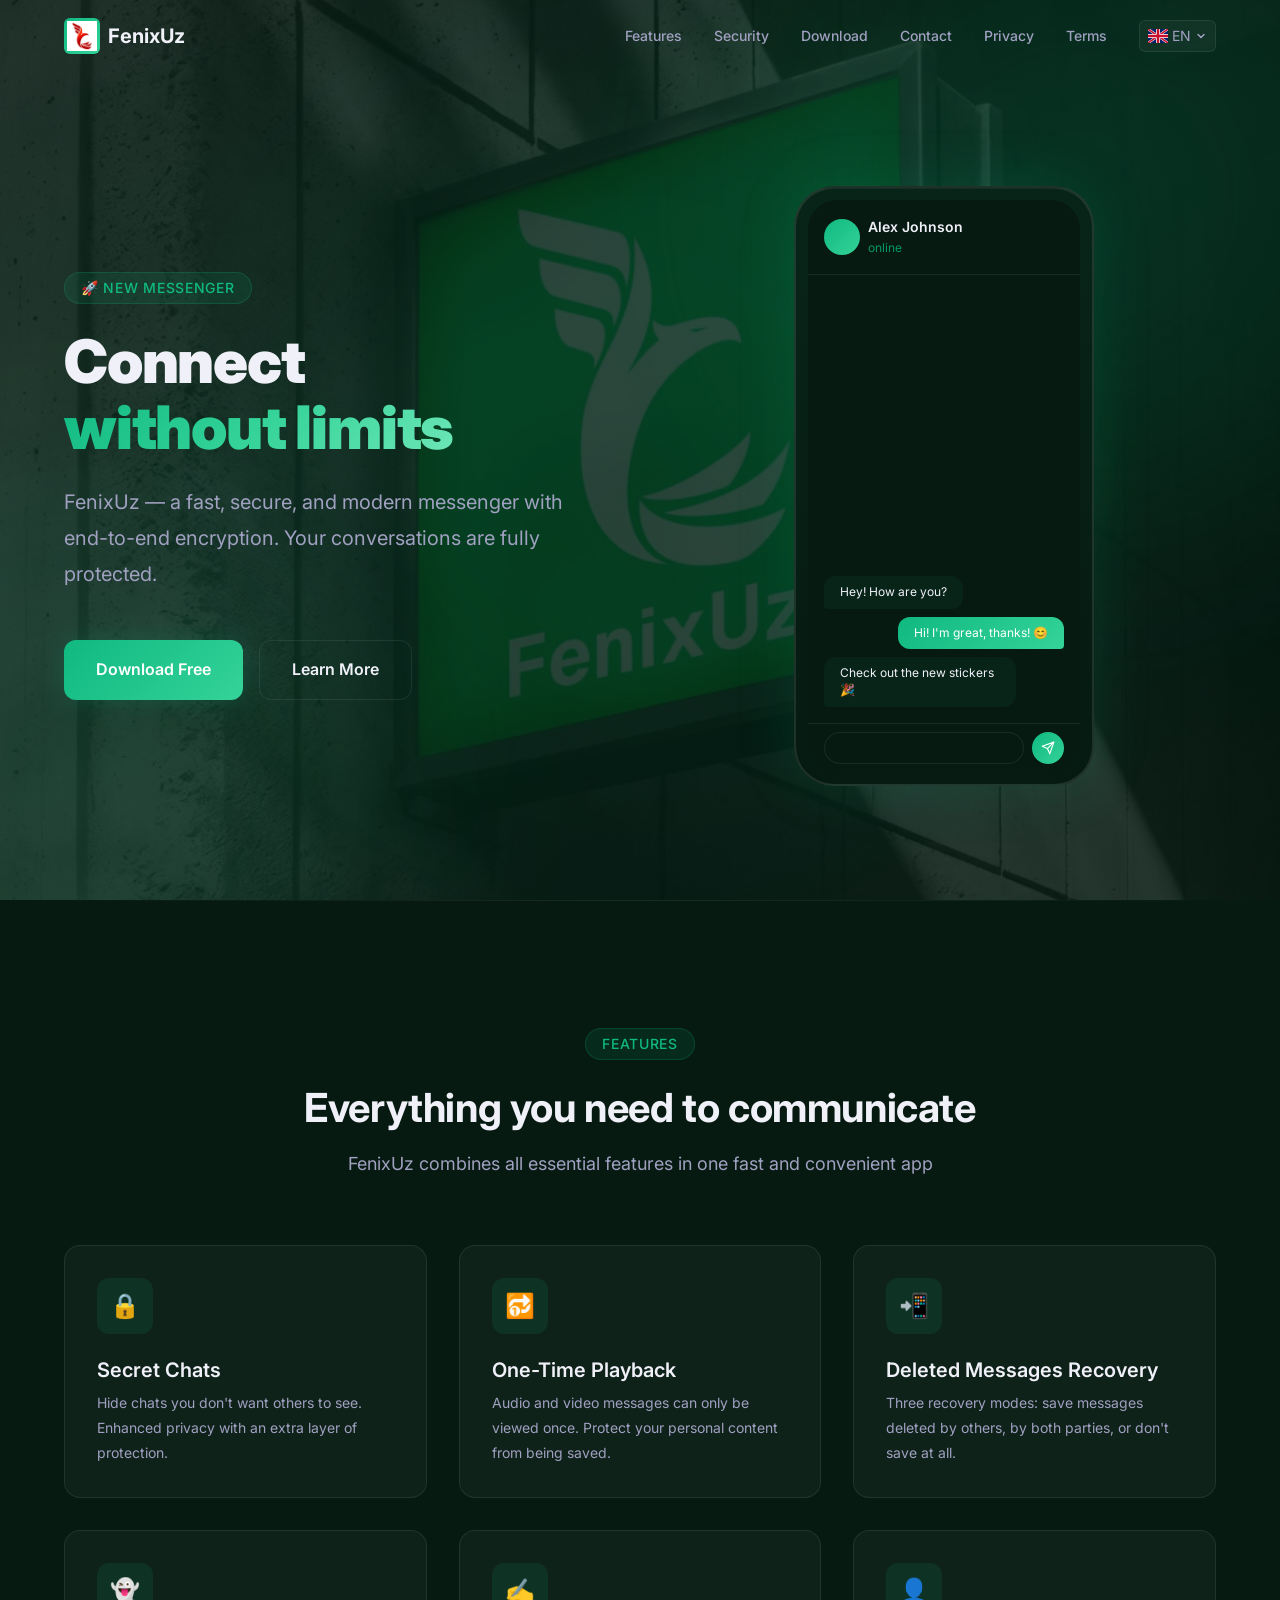
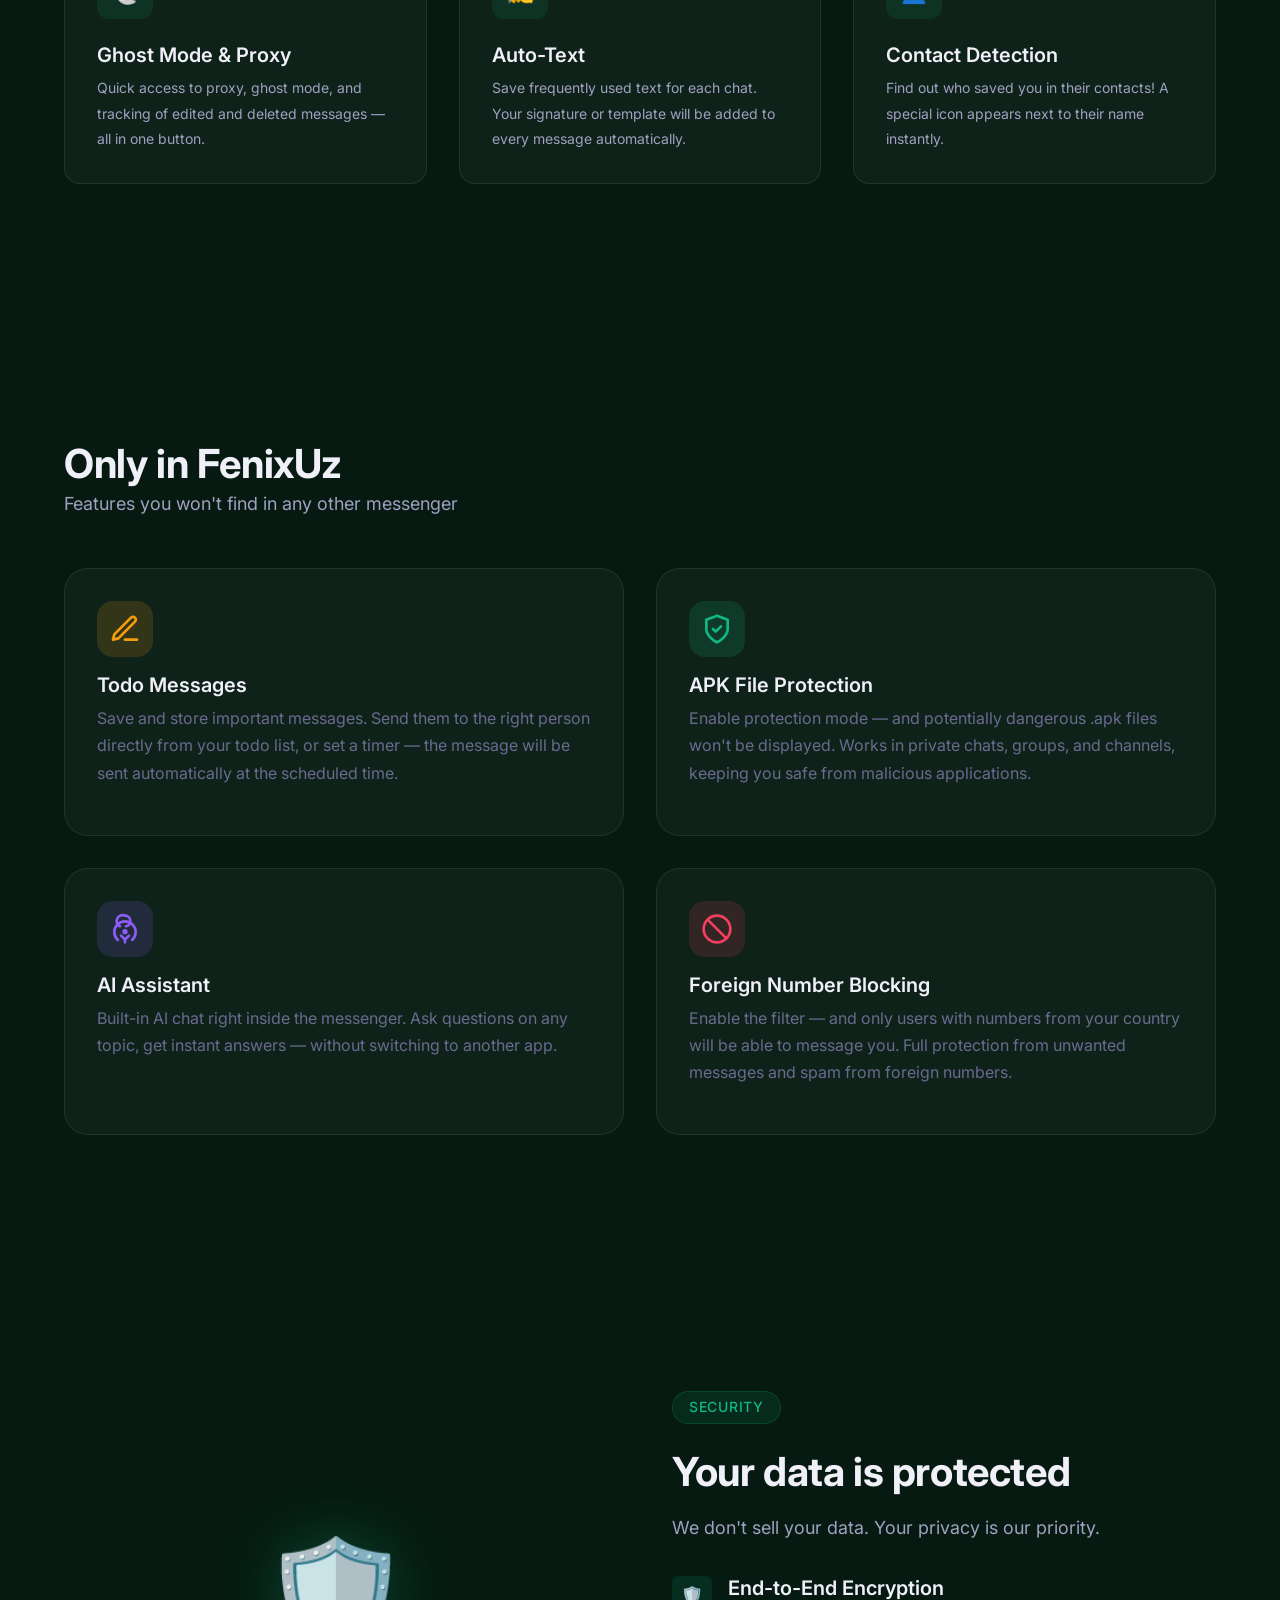
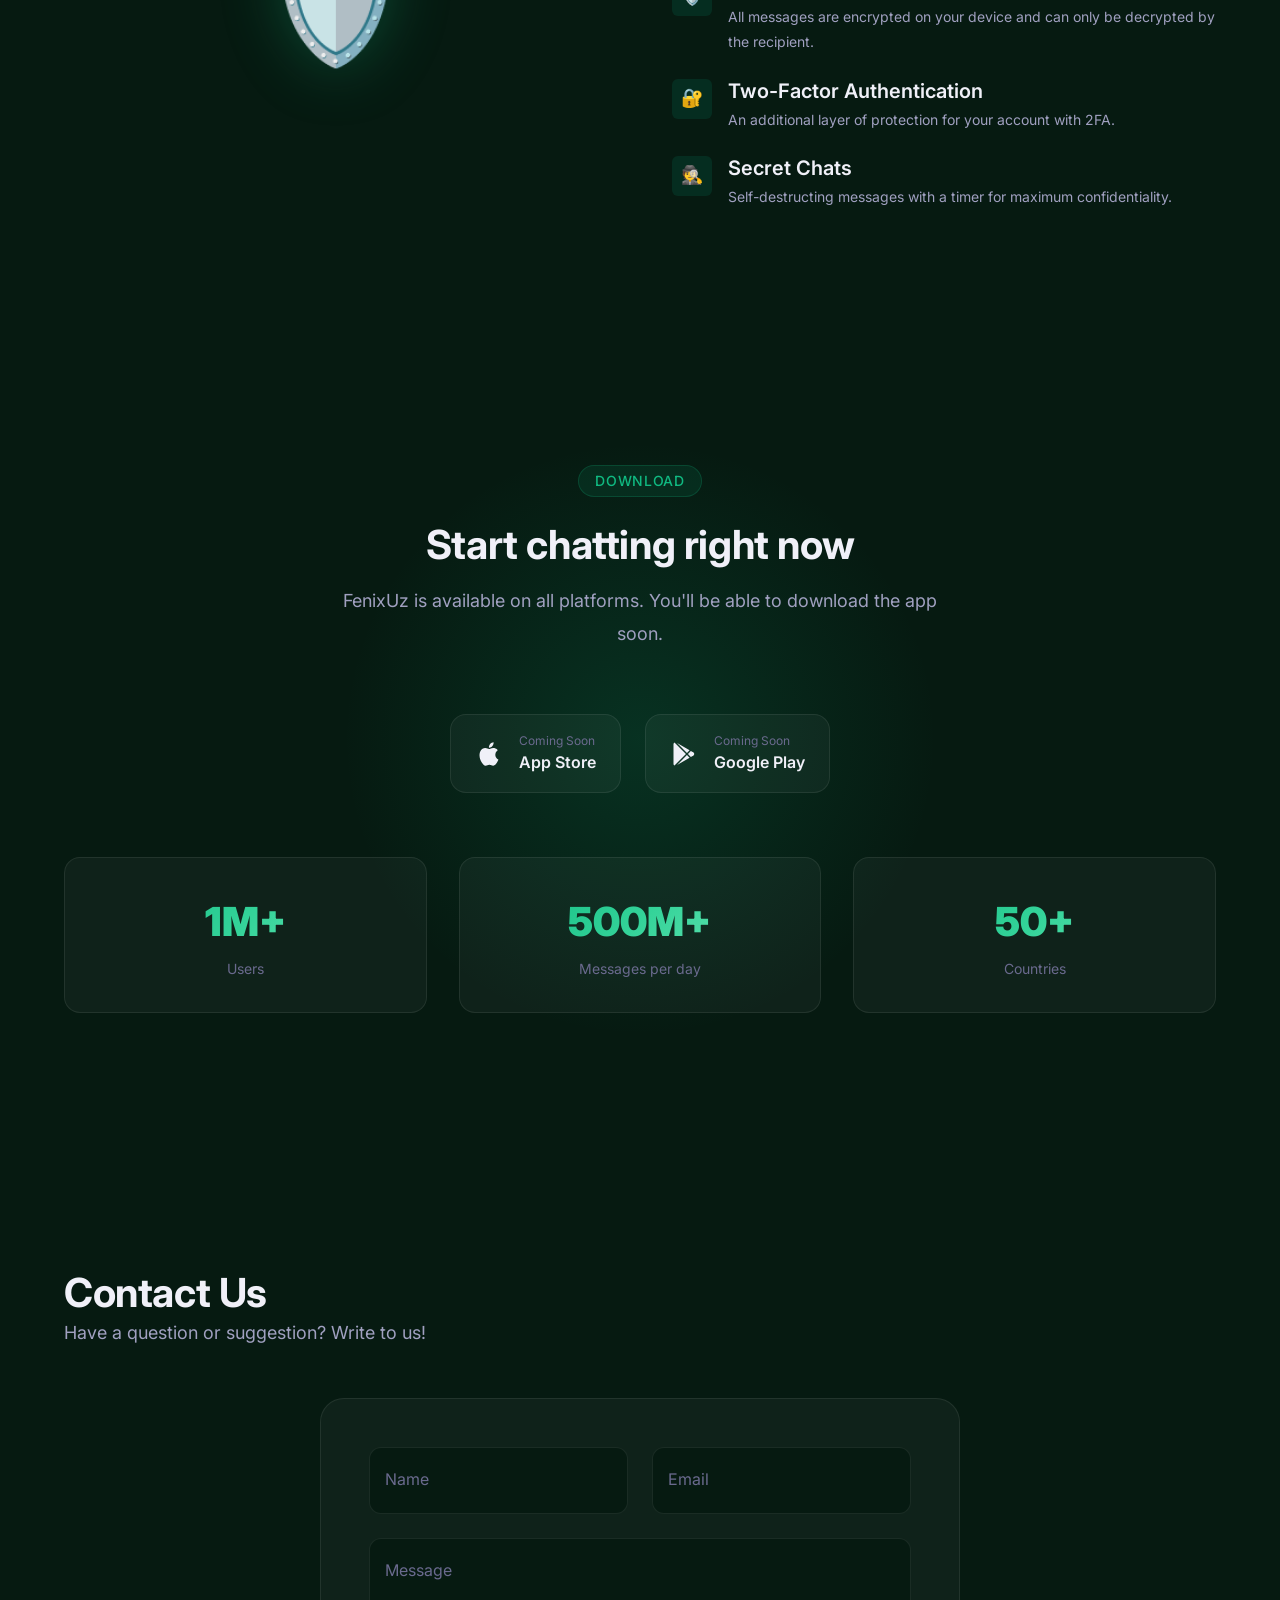
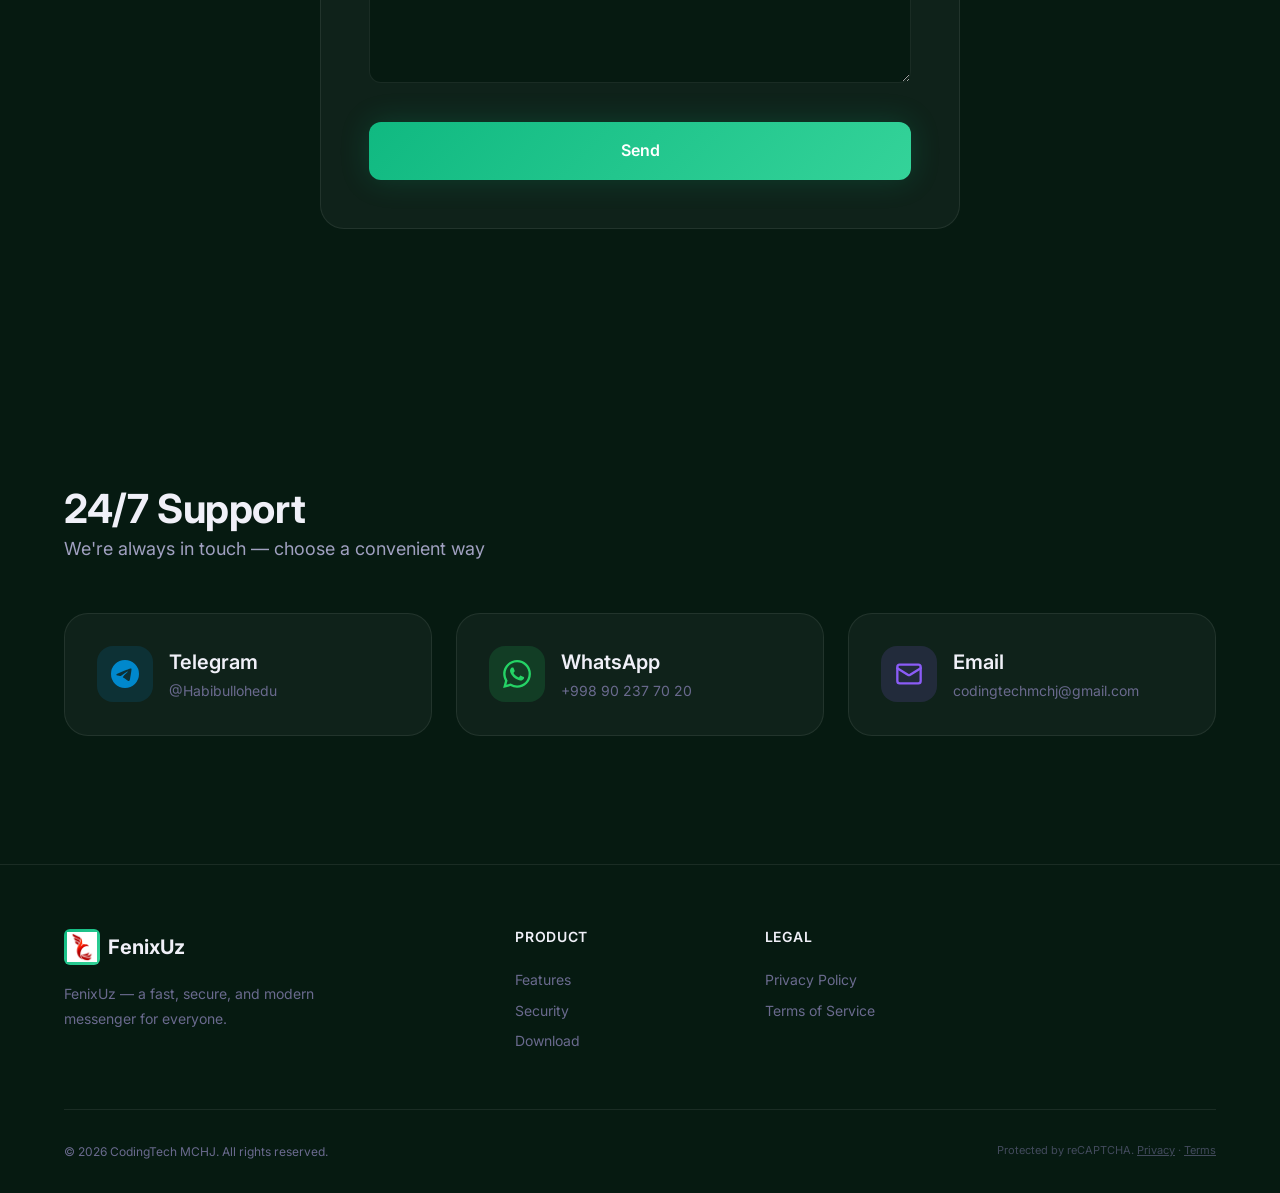
<file: frontend/index.html>
<!DOCTYPE html>
<html lang="en">

<head>
  <meta charset="UTF-8">
  <meta name="viewport" content="width=device-width, initial-scale=1.0">
  <title>FenixUz — Fast and Secure Messenger</title>
  <meta name="description"
    content="FenixUz — a modern messenger with end-to-end encryption, group chats, channels and HD calls. Download for free.">

  <!-- Favicon -->
  <link rel="icon" type="image/png" sizes="32x32" href="images/favicon-32.png">
  <link rel="icon" type="image/png" sizes="16x16" href="favicon.png">
  <link rel="apple-touch-icon" sizes="180x180" href="images/logo.png">

  <!-- Google Fonts -->
  <link rel="preconnect" href="https://fonts.googleapis.com">
  <link rel="preconnect" href="https://fonts.gstatic.com" crossorigin>
  <link href="https://fonts.googleapis.com/css2?family=Inter:wght@400;500;600;700;900&display=swap" rel="stylesheet">

  <!-- CSS (порядок: tokens → reset → base → layout → components → animations → page) -->
  <link rel="stylesheet" href="css/variables.css">
  <link rel="stylesheet" href="css/reset.css">
  <link rel="stylesheet" href="css/base.css">
  <link rel="stylesheet" href="css/layout.css">
  <link rel="stylesheet" href="css/components.css">
  <link rel="stylesheet" href="css/animations.css">
  <link rel="stylesheet" href="css/home.css">
</head>

<body>

  <!-- ==================== HEADER ==================== -->
  <header class="header" id="header">
    <div class="container header__inner">
      <!-- Лого -->
      <a href="index.html" class="header__logo">
        <div class="header__logo-icon"><img src="images/logo.png" width="30" height="30" alt="FenixUz"></div>
        <span>FenixUz</span>
      </a>

      <!-- Навигация -->
      <nav class="nav" id="nav">
        <a href="#features" class="nav__link" data-i18n="nav.features">Возможности</a>
        <a href="#security" class="nav__link" data-i18n="nav.security">Безопасность</a>
        <a href="#download" class="nav__link" data-i18n="nav.download">Скачать</a>
        <a href="#contact" class="nav__link" data-i18n="nav.contact">Контакты</a>
        <a href="privacy.html" class="nav__link" data-i18n="nav.privacy">Конфиденциальность</a>
        <a href="terms.html" class="nav__link" data-i18n="nav.terms">Соглашение</a>

        <!-- Переключатель языка -->
        <div class="lang-switcher">
          <button class="lang-switcher__btn" aria-label="Change language">🇬🇧 EN</button>
          <div class="lang-switcher__dropdown"></div>
        </div>
      </nav>

      <!-- Burger (мобильный) -->
      <button class="header__burger" id="burger" aria-label="Menu">
        <span></span>
        <span></span>
        <span></span>
      </button>
    </div>
  </header>

  <!-- ==================== HERO ==================== -->
  <section class="hero" id="hero">
    <!-- Фоновые свечения -->
    <div class="hero__glow hero__glow--1 animate-float--slow"></div>
    <div class="hero__glow hero__glow--2 animate-float"></div>
    <div class="hero__glow hero__glow--3"></div>

    <div class="container hero__inner">
      <!-- Текстовый блок -->
      <div class="hero__content">
        <div class="section-badge hero__badge animate-on-scroll" data-i18n="hero.badge">🚀 New Messenger</div>
        <h1 class="hero__title animate-on-scroll animate-delay-1">
          <span data-i18n="hero.title_1">Communicate</span><br>
          <span class="text-gradient" data-i18n="hero.title_2">without limits</span>
        </h1>
        <p class="hero__subtitle animate-on-scroll animate-delay-2" data-i18n="hero.subtitle">
          FenixUz — a fast, secure, and modern messenger with end-to-end encryption. Your conversations are fully
          protected.
        </p>
        <div class="hero__actions animate-on-scroll animate-delay-3">
          <a href="#download" class="btn btn--primary" data-i18n="hero.btn_primary">Download Free</a>
          <a href="#features" class="btn btn--outline" data-i18n="hero.btn_secondary">Learn More</a>
        </div>
      </div>

      <!-- Мокап телефона -->
      <div class="hero__visual animate-scale">
        <div class="hero__mockup animate-float--slow animate-pulse-glow">
          <div class="hero__mockup-screen">
            <!-- Мини-header чата -->
            <div class="mockup-header">
              <div class="mockup-avatar"></div>
              <div>
                <div class="mockup-name" data-i18n="mockup.name">Алексей Иванов</div>
                <div class="mockup-status" data-i18n="mockup.status">онлайн</div>
              </div>
            </div>
            <!-- Сообщения -->
            <div class="mockup-messages">
              <div class="mockup-msg mockup-msg--in" data-i18n="mockup.msg_1">Привет! Как дела?</div>
              <div class="mockup-msg mockup-msg--out" data-i18n="mockup.msg_2">Привет! Всё отлично, спасибо! 😊</div>
              <div class="mockup-msg mockup-msg--in" data-i18n="mockup.msg_3">Посмотри, какие стикеры добавили 🎉</div>
            </div>
            <!-- Поле ввода -->
            <div class="mockup-input">
              <div class="mockup-input__field" data-i18n-placeholder="mockup.input_placeholder"></div>
              <div class="mockup-input__send">
                <svg width="14" height="14" viewBox="0 0 24 24" fill="none">
                  <path d="M22 2L11 13" stroke="white" stroke-width="2" stroke-linecap="round" />
                  <path d="M22 2L15 22L11 13L2 9L22 2Z" stroke="white" stroke-width="2" stroke-linecap="round"
                    stroke-linejoin="round" />
                </svg>
              </div>
            </div>
          </div>
        </div>
      </div>
    </div>
  </section>

  <!-- ==================== FEATURES ==================== -->
  <section class="section features" id="features">
    <div class="container">
      <div class="section-header animate-on-scroll">
        <div class="section-badge" data-i18n="features.badge">Features</div>
        <h2 class="section-title" data-i18n="features.title">Everything you need to communicate</h2>
        <p class="section-description" data-i18n="features.description">
          FenixUz combines all essential features in one fast and convenient app
        </p>
      </div>
      <!-- Динамический контент из JSON -->
      <div class="grid grid--3" id="features-grid"></div>
    </div>
  </section>

  <!-- ==================== UNIQUE FEATURES ==================== -->
  <section class="section unique" id="unique">
    <div class="container">
      <h2 class="section__title animate-on-scroll" data-i18n="unique.title">Только в FenixUz</h2>
      <p class="section__subtitle animate-on-scroll" data-i18n="unique.subtitle">Функции, которых нет ни в одном другом
        мессенджере</p>

      <div class="unique__grid">
        <!-- Todo -->
        <div class="unique__card animate-on-scroll">
          <div class="unique__icon unique__icon--todo">
            <svg width="32" height="32" viewBox="0 0 24 24" fill="none" stroke="currentColor" stroke-width="2"
              stroke-linecap="round" stroke-linejoin="round">
              <path d="M12 20h9" />
              <path d="M16.5 3.5a2.121 2.121 0 0 1 3 3L7 19l-4 1 1-4L16.5 3.5z" />
            </svg>
          </div>
          <h3 class="unique__name" data-i18n="unique.todo_title">Todo-сообщения</h3>
          <p class="unique__desc" data-i18n="unique.todo_desc">Записывайте и сохраняйте важные сообщения. Отправляйте их
            нужному человеку прямо из todo-списка или установите таймер — сообщение будет отправлено автоматически в
            заданное время.</p>
        </div>

        <!-- APK Protection -->
        <div class="unique__card animate-on-scroll">
          <div class="unique__icon unique__icon--shield">
            <svg width="32" height="32" viewBox="0 0 24 24" fill="none" stroke="currentColor" stroke-width="2"
              stroke-linecap="round" stroke-linejoin="round">
              <path d="M12 22s8-4 8-10V5l-8-3-8 3v7c0 6 8 10 8 10z" />
              <path d="m9 12 2 2 4-4" />
            </svg>
          </div>
          <h3 class="unique__name" data-i18n="unique.apk_title">Защита от .apk файлов</h3>
          <p class="unique__desc" data-i18n="unique.apk_desc">Включите режим защиты — и потенциально опасные .apk файлы
            не будут отображаться. Работает в личных чатах, группах и каналах, защищая вас от вредоносных приложений.
          </p>
        </div>

        <!-- AI Chat -->
        <div class="unique__card animate-on-scroll">
          <div class="unique__icon unique__icon--ai">
            <svg width="32" height="32" viewBox="0 0 24 24" fill="none" stroke="currentColor" stroke-width="2"
              stroke-linecap="round" stroke-linejoin="round">
              <path d="M12 2a4 4 0 0 1 4 4c0 1.95-1.4 3.58-3.25 3.93" />
              <path d="M8.24 9.93A4.001 4.001 0 0 1 12 2" />
              <circle cx="12" cy="14" r="1" />
              <path d="M17.36 20.2a8 8 0 1 0-10.72 0" />
              <path d="M12 22v-3" />
              <path d="m9 17 3 3 3-3" />
            </svg>
          </div>
          <h3 class="unique__name" data-i18n="unique.ai_title">AI-ассистент</h3>
          <p class="unique__desc" data-i18n="unique.ai_desc">Встроенный чат с искусственным интеллектом прямо в
            мессенджере. Задавайте вопросы на любую тему, получайте мгновенные ответы — без необходимости переключаться
            на другое приложение.</p>
        </div>

        <!-- Foreign Number Blocking -->
        <div class="unique__card animate-on-scroll">
          <div class="unique__icon unique__icon--block">
            <svg width="32" height="32" viewBox="0 0 24 24" fill="none" stroke="currentColor" stroke-width="2"
              stroke-linecap="round" stroke-linejoin="round">
              <circle cx="12" cy="12" r="10" />
              <path d="m4.93 4.93 14.14 14.14" />
            </svg>
          </div>
          <h3 class="unique__name" data-i18n="unique.block_title">Блокировка иностранных номеров</h3>
          <p class="unique__desc" data-i18n="unique.block_desc">Включите фильтр — и вам смогут писать только
            пользователи с номерами вашей страны. Полная защита от нежелательных сообщений и спама с зарубежных номеров.
          </p>
        </div>
      </div>
    </div>
  </section>

  <!-- ==================== SECURITY ==================== -->
  <section class="section security" id="security">
    <div class="container">
      <div class="security__inner">
        <!-- Визуал -->
        <div class="security__visual animate-scale">
          <div class="security__shield">
            <div class="security__shield-icon animate-float--slow">🛡️</div>
          </div>
        </div>
        <!-- Контент -->
        <div>
          <div class="section-badge animate-on-scroll" data-i18n="security.badge">Security</div>
          <h2 class="section-title animate-on-scroll animate-delay-1" data-i18n="security.title">Your data is protected
          </h2>
          <p class="animate-on-scroll animate-delay-2" data-i18n="security.description">
            We don't sell your data. Your privacy is our priority.
          </p>
          <!-- Динамический список -->
          <div class="security__list" id="security-list"></div>
        </div>
      </div>
    </div>
  </section>

  <!-- ==================== DOWNLOAD ==================== -->
  <section class="section download" id="download">
    <div class="download__glow"></div>
    <div class="container">
      <div class="section-header animate-on-scroll">
        <div class="section-badge" data-i18n="download.badge">Download</div>
        <h2 class="section-title" data-i18n="download.title">Start chatting right now</h2>
        <p class="section-description" data-i18n="download.description">
          FenixUz is available on all platforms. You'll be able to download the app soon.
        </p>
      </div>

      <div class="download__actions animate-on-scroll animate-delay-1">
        <!-- App Store -->
        <button class="btn btn--store" disabled>
          <svg viewBox="0 0 24 24" fill="currentColor">
            <path
              d="M18.71 19.5C17.88 20.74 17 21.95 15.66 21.97C14.32 22 13.89 21.18 12.37 21.18C10.84 21.18 10.37 21.95 9.1 22C7.79 22.05 6.8 20.68 5.96 19.47C4.25 16.97 2.94 12.45 4.7 9.39C5.57 7.87 7.13 6.91 8.82 6.88C10.1 6.86 11.32 7.75 12.11 7.75C12.89 7.75 14.37 6.68 15.92 6.84C16.57 6.87 18.39 7.1 19.56 8.82C19.47 8.88 17.39 10.1 17.41 12.63C17.44 15.65 20.06 16.66 20.09 16.67C20.06 16.74 19.67 18.11 18.71 19.5ZM13 3.5C13.73 2.67 14.94 2.04 15.94 2C16.07 3.17 15.6 4.35 14.9 5.19C14.21 6.04 13.07 6.7 11.95 6.61C11.8 5.46 12.36 4.26 13 3.5Z" />
          </svg>
          <div>
            <span class="btn__label-small" data-i18n="download.coming_soon">Скоро</span>
            <span class="btn__label-big" data-i18n="download.app_store">App Store</span>
          </div>
        </button>

        <!-- Google Play -->
        <button class="btn btn--store" disabled>
          <svg viewBox="0 0 24 24" fill="currentColor">
            <path
              d="M3 20.5V3.5C3 2.91 3.34 2.39 3.84 2.15L13.69 12L3.84 21.85C3.34 21.61 3 21.09 3 20.5ZM16.81 15.12L6.05 21.34L14.54 12.85L16.81 15.12ZM20.16 10.81C20.5 11.08 20.75 11.5 20.75 12C20.75 12.5 20.53 12.9 20.18 13.18L17.89 14.5L15.39 12L17.89 9.5L20.16 10.81ZM6.05 2.66L16.81 8.88L14.54 11.15L6.05 2.66Z" />
          </svg>
          <div>
            <span class="btn__label-small" data-i18n="download.coming_soon">Скоро</span>
            <span class="btn__label-big" data-i18n="download.google_play">Google Play</span>
          </div>
        </button>
      </div>

      <!-- Статистика -->
      <div class="stats animate-on-scroll animate-delay-2">
        <div class="stat">
          <div class="stat__number" data-i18n="stats.users">1M+</div>
          <div class="stat__label" data-i18n="stats.users_label">Пользователей</div>
        </div>
        <div class="stat">
          <div class="stat__number" data-i18n="stats.messages">500M+</div>
          <div class="stat__label" data-i18n="stats.messages_label">Сообщений в день</div>
        </div>
        <div class="stat">
          <div class="stat__number" data-i18n="stats.countries">50+</div>
          <div class="stat__label" data-i18n="stats.countries_label">Стран</div>
        </div>
      </div>
    </div>
  </section>

  <!-- ==================== CONTACT ==================== -->
  <section id="contact" class="section contact">
    <div class="container">
      <h2 class="section__title animate-on-scroll" data-i18n="contact.title">Свяжитесь с нами</h2>
      <p class="section__subtitle animate-on-scroll" data-i18n="contact.subtitle">Есть вопрос или предложение? Напишите
        нам!</p>

      <form id="contactForm" class="contact-form animate-on-scroll">
        <div class="contact-form__row">
          <div class="form-field">
            <input type="text" id="contactName" required placeholder=" ">
            <label data-i18n="contact.name">Имя</label>
          </div>
          <div class="form-field">
            <input type="email" id="contactEmail" required placeholder=" ">
            <label data-i18n="contact.email">Email</label>
          </div>
        </div>
        <div class="form-field">
          <textarea id="contactText" rows="4" required placeholder=" "></textarea>
          <label data-i18n="contact.message">Сообщение</label>
        </div>
        <button type="submit" class="btn btn--primary contact-form__btn" data-i18n="contact.send">Отправить</button>
        <div id="contactMessage" class="contact-msg" style="display:none"></div>
      </form>
    </div>
  </section>

  <!-- ==================== SUPPORT ==================== -->
  <section id="support" class="section support">
    <div class="container">
      <h2 class="section__title animate-on-scroll" data-i18n="support.title">Поддержка 24/7</h2>
      <p class="section__subtitle animate-on-scroll" data-i18n="support.subtitle">Мы всегда на связи — выберите удобный
        способ</p>

      <div class="support__cards">
        <a href="https://t.me/Habibullohedu" target="_blank" rel="noopener" class="support__card animate-on-scroll">
          <div class="support__icon support__icon--tg">
            <svg width="28" height="28" viewBox="0 0 24 24" fill="currentColor">
              <path
                d="M11.944 0A12 12 0 0 0 0 12a12 12 0 0 0 12 12 12 12 0 0 0 12-12A12 12 0 0 0 12 0a12 12 0 0 0-.056 0zm4.962 7.224c.1-.002.321.023.465.14a.506.506 0 0 1 .171.325c.016.093.036.306.02.472-.18 1.898-.962 6.502-1.36 8.627-.168.9-.499 1.201-.82 1.23-.696.065-1.225-.46-1.9-.902-1.056-.693-1.653-1.124-2.678-1.8-1.185-.78-.417-1.21.258-1.91.177-.184 3.247-2.977 3.307-3.23.007-.032.014-.15-.056-.212s-.174-.041-.249-.024c-.106.024-1.793 1.14-5.061 3.345-.48.33-.913.49-1.302.48-.428-.008-1.252-.241-1.865-.44-.752-.245-1.349-.374-1.297-.789.027-.216.325-.437.893-.663 3.498-1.524 5.83-2.529 6.998-3.014 3.332-1.386 4.025-1.627 4.476-1.635z" />
            </svg>
          </div>
          <div class="support__text">
            <div class="support__label" data-i18n="support.telegram">Telegram</div>
            <div class="support__handle">@Habibullohedu</div>
          </div>
        </a>

        <a href="https://wa.me/998902377020" target="_blank" rel="noopener" class="support__card animate-on-scroll">
          <div class="support__icon support__icon--wa">
            <svg width="28" height="28" viewBox="0 0 24 24" fill="currentColor">
              <path
                d="M17.472 14.382c-.297-.149-1.758-.867-2.03-.967-.273-.099-.471-.148-.67.15-.197.297-.767.966-.94 1.164-.173.199-.347.223-.644.075-.297-.15-1.255-.463-2.39-1.475-.883-.788-1.48-1.761-1.653-2.059-.173-.297-.018-.458.13-.606.134-.133.298-.347.446-.52.149-.174.198-.298.298-.497.099-.198.05-.371-.025-.52-.075-.149-.669-1.612-.916-2.207-.242-.579-.487-.5-.669-.51-.173-.008-.371-.01-.57-.01-.198 0-.52.074-.792.372-.272.297-1.04 1.016-1.04 2.479 0 1.462 1.065 2.875 1.213 3.074.149.198 2.096 3.2 5.077 4.487.709.306 1.262.489 1.694.625.712.227 1.36.195 1.871.118.571-.085 1.758-.719 2.006-1.413.248-.694.248-1.289.173-1.413-.074-.124-.272-.198-.57-.347m-5.421 7.403h-.004a9.87 9.87 0 0 1-5.031-1.378l-.361-.214-3.741.982.998-3.648-.235-.374a9.86 9.86 0 0 1-1.51-5.26c.001-5.45 4.436-9.884 9.888-9.884 2.64 0 5.122 1.03 6.988 2.898a9.825 9.825 0 0 1 2.893 6.994c-.003 5.45-4.437 9.884-9.885 9.884m8.413-18.297A11.815 11.815 0 0 0 12.05 0C5.495 0 .16 5.335.157 11.892c0 2.096.547 4.142 1.588 5.945L.057 24l6.305-1.654a11.882 11.882 0 0 0 5.683 1.448h.005c6.554 0 11.89-5.335 11.893-11.893a11.821 11.821 0 0 0-3.48-8.413z" />
            </svg>
          </div>
          <div class="support__text">
            <div class="support__label" data-i18n="support.whatsapp">WhatsApp</div>
            <div class="support__handle">+998 90 237 70 20</div>
          </div>
        </a>

        <a href="mailto:codingtechmchj@gmail.com" class="support__card animate-on-scroll">
          <div class="support__icon support__icon--email">
            <svg width="28" height="28" viewBox="0 0 24 24" fill="none" stroke="currentColor" stroke-width="2"
              stroke-linecap="round" stroke-linejoin="round">
              <rect x="2" y="4" width="20" height="16" rx="2" />
              <path d="m22 7-8.97 5.7a1.94 1.94 0 0 1-2.06 0L2 7" />
            </svg>
          </div>
          <div class="support__text">
            <div class="support__label" data-i18n="support.email">Email</div>
            <div class="support__handle">codingtechmchj@gmail.com</div>
          </div>
        </a>
      </div>
    </div>
  </section>

  <!-- ==================== FOOTER ==================== -->
  <footer class="footer">
    <div class="container">
      <div class="footer__grid">
        <!-- Бренд -->
        <div>
          <a href="index.html" class="header__logo">
            <div class="header__logo-icon"><img src="images/logo.png" width="30" height="30" alt="FenixUz"></div>
            <span>FenixUz</span>
          </a>
          <p class="footer__brand-text" data-i18n="footer.brand_text">
            FenixUz — a fast, secure, and modern messenger for everyone.
          </p>
        </div>

        <!-- Продукт -->
        <div>
          <h4 class="footer__heading" data-i18n="footer.product">Продукт</h4>
          <a href="#features" class="footer__link" data-i18n="footer.features_link">Возможности</a>
          <a href="#security" class="footer__link" data-i18n="footer.security_link">Безопасность</a>
          <a href="#download" class="footer__link" data-i18n="footer.download_link">Скачать</a>
        </div>

        <!-- Документы -->
        <div>
          <h4 class="footer__heading" data-i18n="footer.legal">Документы</h4>
          <a href="privacy.html" class="footer__link" data-i18n="footer.privacy_link">Конфиденциальность</a>
          <a href="terms.html" class="footer__link" data-i18n="footer.terms_link">Пользовательское соглашение</a>
        </div>
      </div>

      <div class="footer__bottom">
        <span data-i18n="footer.copyright">© 2026 CodingTech MCHJ. All rights reserved.</span>
        <span class="recaptcha-notice">Protected by reCAPTCHA. <a href="https://policies.google.com/privacy"
            target="_blank">Privacy</a> · <a href="https://policies.google.com/terms" target="_blank">Terms</a></span>
      </div>
    </div>
    </div>
  </footer>

  <!-- reCAPTCHA v3 -->
  <script src="https://www.google.com/recaptcha/api.js?render=6LfdP38sAAAAAL-3cz_lGnJpz9PSDiuQXIX5FdqW"></script>

  <!-- JS -->
  <script type="module" src="js/main.js"></script>
</body>

</html>
</file>
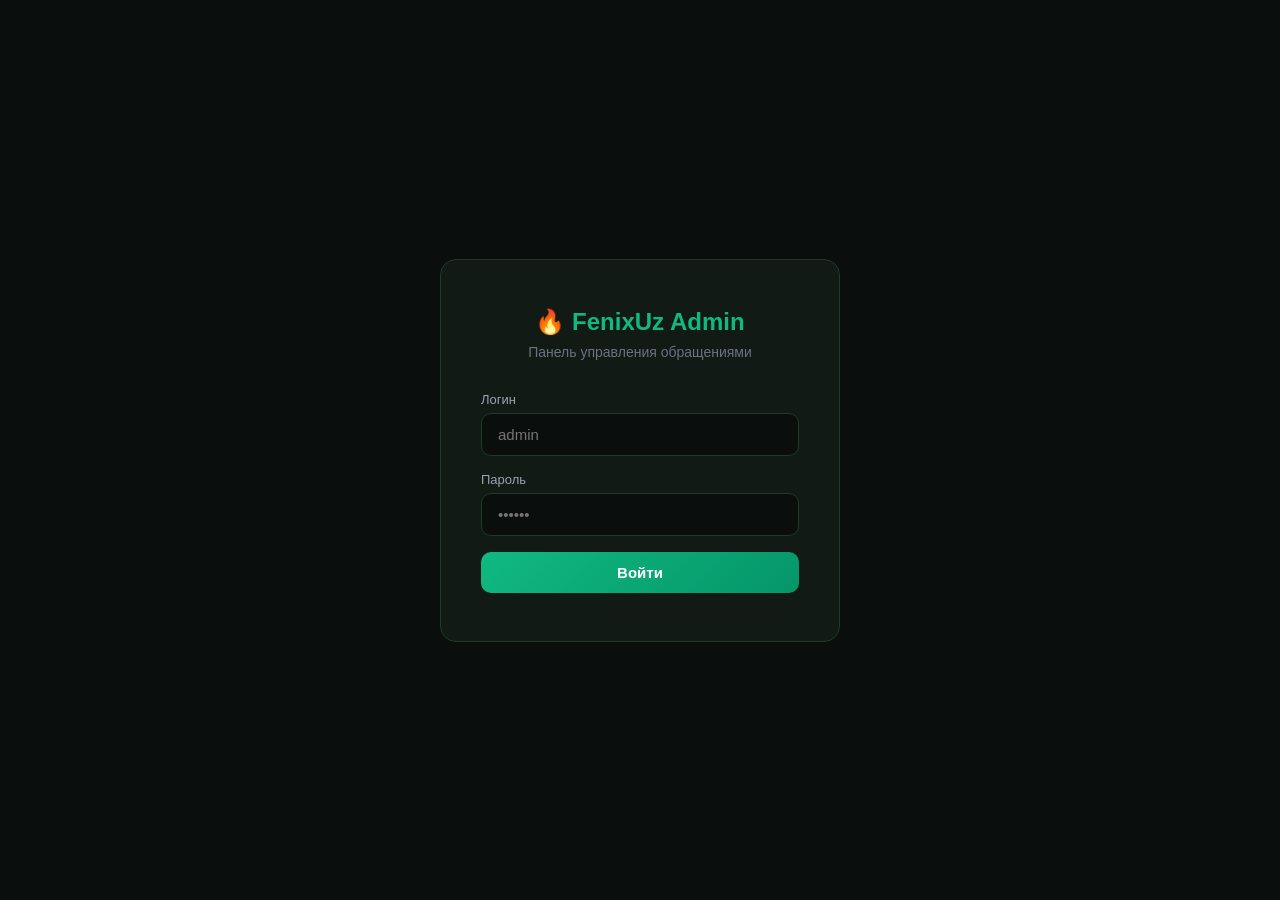
<file: backend/admin/index.html>
<!DOCTYPE html>
<html lang="ru">

<head>
    <meta charset="UTF-8">
    <meta name="viewport" content="width=device-width, initial-scale=1.0">
    <title>FenixUz Admin</title>
    <style>
        * {
            margin: 0;
            padding: 0;
            box-sizing: border-box;
        }

        body {
            font-family: 'Inter', -apple-system, sans-serif;
            background: #0a0f0d;
            color: #e0e0e0;
            min-height: 100vh;
        }

        /* --- Login --- */
        .login-screen {
            display: flex;
            align-items: center;
            justify-content: center;
            min-height: 100vh;
            padding: 20px;
        }

        .login-card {
            background: #111a15;
            border: 1px solid #1e3a2a;
            border-radius: 16px;
            padding: 48px 40px;
            max-width: 400px;
            width: 100%;
            text-align: center;
        }

        .login-card h1 {
            font-size: 24px;
            color: #10b981;
            margin-bottom: 8px;
        }

        .login-card p {
            color: #6b7280;
            margin-bottom: 32px;
            font-size: 14px;
        }

        .form-group {
            margin-bottom: 16px;
            text-align: left;
        }

        .form-group label {
            display: block;
            font-size: 13px;
            color: #9ca3af;
            margin-bottom: 6px;
        }

        .form-group input,
        .form-group textarea {
            width: 100%;
            padding: 12px 16px;
            background: #0a0f0d;
            border: 1px solid #1e3a2a;
            border-radius: 10px;
            color: #e0e0e0;
            font-size: 15px;
            font-family: inherit;
            outline: none;
            transition: border-color 0.2s;
        }

        .form-group input:focus,
        .form-group textarea:focus {
            border-color: #10b981;
        }

        .btn {
            padding: 12px 24px;
            border: none;
            border-radius: 10px;
            cursor: pointer;
            font-size: 15px;
            font-weight: 600;
            transition: all 0.2s;
            font-family: inherit;
        }

        .btn-primary {
            background: linear-gradient(135deg, #10b981, #059669);
            color: #fff;
            width: 100%;
        }

        .btn-primary:hover {
            transform: translateY(-1px);
            box-shadow: 0 4px 20px rgba(16, 185, 129, 0.3);
        }

        .btn-sm {
            padding: 8px 16px;
            font-size: 13px;
        }

        .btn-outline {
            background: transparent;
            border: 1px solid #1e3a2a;
            color: #9ca3af;
        }

        .btn-outline:hover {
            border-color: #10b981;
            color: #10b981;
        }

        .btn-danger {
            background: #dc2626;
            color: #fff;
        }

        .btn-danger:hover {
            background: #b91c1c;
        }

        .login-error {
            color: #ef4444;
            font-size: 14px;
            margin-top: 12px;
            display: none;
        }

        /* --- Dashboard --- */
        .dashboard {
            display: none;
        }

        .header {
            display: flex;
            align-items: center;
            justify-content: space-between;
            padding: 16px 32px;
            background: #111a15;
            border-bottom: 1px solid #1e3a2a;
        }

        .header h1 {
            font-size: 20px;
            color: #10b981;
        }

        .header-right {
            display: flex;
            gap: 12px;
            align-items: center;
        }

        /* Stats */
        .stats-row {
            display: grid;
            grid-template-columns: repeat(4, 1fr);
            gap: 16px;
            padding: 24px 32px;
        }

        .stat-card {
            background: #111a15;
            border: 1px solid #1e3a2a;
            border-radius: 12px;
            padding: 20px;
            text-align: center;
        }

        .stat-card .number {
            font-size: 36px;
            font-weight: 700;
            color: #10b981;
        }

        .stat-card .label {
            font-size: 13px;
            color: #6b7280;
            margin-top: 4px;
        }

        .stat-card.new .number {
            color: #f59e0b;
        }

        .stat-card.replied .number {
            color: #3b82f6;
        }

        /* Filters */
        .filters {
            display: flex;
            gap: 8px;
            padding: 0 32px 16px;
        }

        .filter-btn {
            padding: 8px 20px;
            border: 1px solid #1e3a2a;
            border-radius: 20px;
            background: transparent;
            color: #9ca3af;
            cursor: pointer;
            font-size: 13px;
            transition: all 0.2s;
        }

        .filter-btn.active,
        .filter-btn:hover {
            background: #10b981;
            color: #fff;
            border-color: #10b981;
        }

        /* Table */
        .table-wrap {
            padding: 0 32px 32px;
            overflow-x: auto;
            -webkit-overflow-scrolling: touch;
        }

        table {
            width: 100%;
            border-collapse: collapse;
            background: #111a15;
            border-radius: 12px;
            overflow: hidden;
            border: 1px solid #1e3a2a;
        }

        th {
            text-align: left;
            padding: 14px 16px;
            font-size: 12px;
            text-transform: uppercase;
            color: #6b7280;
            background: #0d1511;
            font-weight: 600;
            letter-spacing: 0.5px;
        }

        td {
            padding: 14px 16px;
            font-size: 14px;
            border-top: 1px solid #1e3a2a;
        }

        tr:hover td {
            background: #0d1a14;
        }

        .status {
            display: inline-block;
            padding: 4px 12px;
            border-radius: 20px;
            font-size: 12px;
            font-weight: 600;
        }

        .status-new {
            background: #422006;
            color: #f59e0b;
        }

        .status-read {
            background: #0c1e3a;
            color: #3b82f6;
        }

        .status-replied {
            background: #052e16;
            color: #10b981;
        }

        .msg-preview {
            max-width: 300px;
            white-space: nowrap;
            overflow: hidden;
            text-overflow: ellipsis;
        }

        .actions {
            display: flex;
            gap: 6px;
        }

        /* Modal */
        .modal-overlay {
            display: none;
            position: fixed;
            top: 0;
            left: 0;
            right: 0;
            bottom: 0;
            background: rgba(0, 0, 0, 0.7);
            z-index: 100;
            align-items: center;
            justify-content: center;
            padding: 20px;
        }

        .modal-overlay.active {
            display: flex;
        }

        .modal {
            background: #111a15;
            border: 1px solid #1e3a2a;
            border-radius: 16px;
            max-width: 600px;
            width: 100%;
            max-height: 80vh;
            overflow-y: auto;
            padding: 32px;
        }

        .modal h2 {
            color: #10b981;
            margin-bottom: 24px;
            font-size: 20px;
        }

        .modal .field {
            margin-bottom: 16px;
        }

        .modal .field-label {
            font-size: 12px;
            color: #6b7280;
            text-transform: uppercase;
            letter-spacing: 0.5px;
            margin-bottom: 4px;
        }

        .modal .field-value {
            font-size: 15px;
            color: #e0e0e0;
            line-height: 1.6;
        }

        .modal textarea {
            width: 100%;
            min-height: 100px;
            padding: 12px 16px;
            background: #0a0f0d;
            border: 1px solid #1e3a2a;
            border-radius: 10px;
            color: #e0e0e0;
            font-size: 14px;
            font-family: inherit;
            resize: vertical;
            outline: none;
        }

        .modal textarea:focus {
            border-color: #10b981;
        }

        .modal-actions {
            display: flex;
            gap: 12px;
            margin-top: 24px;
            justify-content: flex-end;
        }

        .empty-state {
            text-align: center;
            padding: 60px 20px;
            color: #6b7280;
        }

        .empty-state .icon {
            font-size: 48px;
            margin-bottom: 16px;
        }

        @media (max-width: 768px) {
            .stats-row {
                grid-template-columns: repeat(2, 1fr);
            }

            .header {
                padding: 12px 16px;
            }

            .header h1 {
                font-size: 16px;
            }

            .stats-row,
            .filters,
            .table-wrap {
                padding-left: 12px;
                padding-right: 12px;
            }

            .filters {
                flex-wrap: wrap;
            }

            table {
                min-width: 600px;
            }

            .msg-preview {
                max-width: 150px;
            }

            .modal {
                padding: 20px;
                margin: 10px;
            }
        }
    </style>
</head>

<body>

    <!-- LOGIN -->
    <div class="login-screen" id="loginScreen">
        <div class="login-card">
            <h1>🔥 FenixUz Admin</h1>
            <p>Панель управления обращениями</p>
            <div class="form-group">
                <label>Логин</label>
                <input type="text" id="loginInput" placeholder="admin">
            </div>
            <div class="form-group">
                <label>Пароль</label>
                <input type="password" id="passwordInput" placeholder="••••••">
            </div>
            <button class="btn btn-primary" onclick="doLogin()">Войти</button>
            <div class="login-error" id="loginError">Неверный логин или пароль</div>
        </div>
    </div>

    <!-- DASHBOARD -->
    <div class="dashboard" id="dashboard">
        <div class="header">
            <h1>🔥 FenixUz Admin</h1>
            <div class="header-right">
                <button class="btn btn-sm btn-outline" onclick="loadData()">↻ Обновить</button>
                <button class="btn btn-sm btn-outline" onclick="doLogout()">Выйти</button>
            </div>
        </div>

        <div class="stats-row" id="statsRow">
            <div class="stat-card">
                <div class="number" id="statTotal">0</div>
                <div class="label">Всего</div>
            </div>
            <div class="stat-card new">
                <div class="number" id="statNew">0</div>
                <div class="label">Новые</div>
            </div>
            <div class="stat-card">
                <div class="number" id="statRead">0</div>
                <div class="label">Прочитано</div>
            </div>
            <div class="stat-card replied">
                <div class="number" id="statReplied">0</div>
                <div class="label">Отвечено</div>
            </div>
        </div>

        <div class="filters">
            <button class="filter-btn active" data-filter="">Все</button>
            <button class="filter-btn" data-filter="new">Новые</button>
            <button class="filter-btn" data-filter="read">Прочитано</button>
            <button class="filter-btn" data-filter="replied">Отвечено</button>
        </div>

        <div class="table-wrap">
            <table>
                <thead>
                    <tr>
                        <th>#</th>
                        <th>Имя</th>
                        <th>Email</th>
                        <th>Сообщение</th>
                        <th>Статус</th>
                        <th>Дата</th>
                        <th>Действия</th>
                    </tr>
                </thead>
                <tbody id="contactsBody"></tbody>
            </table>
            <div class="empty-state" id="emptyState" style="display:none">
                <div class="icon">📭</div>
                <p>Нет обращений</p>
            </div>
        </div>
    </div>

    <!-- MODAL -->
    <div class="modal-overlay" id="modal">
        <div class="modal" id="modalContent"></div>
    </div>

    <script>
        let creds = { login: '', password: '' };
        let currentFilter = '';

        const API = window.location.origin;

        function authParams() {
            return `login=${encodeURIComponent(creds.login)}&password=${encodeURIComponent(creds.password)}`;
        }

        function saveCreds() {
            sessionStorage.setItem('adminCreds', JSON.stringify(creds));
        }

        function loadCreds() {
            const saved = sessionStorage.getItem('adminCreds');
            if (saved) { creds = JSON.parse(saved); return true; }
            return false;
        }

        async function doLogin() {
            creds.login = document.getElementById('loginInput').value;
            creds.password = document.getElementById('passwordInput').value;

            try {
                const res = await fetch(`${API}/api/admin/stats?${authParams()}`);
                if (!res.ok) throw new Error();
                saveCreds();
                showDashboard();
            } catch {
                document.getElementById('loginError').style.display = 'block';
            }
        }

        function showDashboard() {
            document.getElementById('loginScreen').style.display = 'none';
            document.getElementById('dashboard').style.display = 'block';
            loadData();
        }

        function doLogout() {
            creds = { login: '', password: '' };
            sessionStorage.removeItem('adminCreds');
            document.getElementById('loginScreen').style.display = 'flex';
            document.getElementById('dashboard').style.display = 'none';
        }

        async function loadData() {
            await loadStats();
            await loadContacts();
        }

        async function loadStats() {
            try {
                const res = await fetch(`${API}/api/admin/stats?${authParams()}`);
                const data = await res.json();
                document.getElementById('statTotal').textContent = data.total;
                document.getElementById('statNew').textContent = data.new;
                document.getElementById('statRead').textContent = data.read;
                document.getElementById('statReplied').textContent = data.replied;
            } catch { }
        }

        async function loadContacts() {
            try {
                let url = `${API}/api/admin/contacts?${authParams()}`;
                if (currentFilter) url += `&status=${currentFilter}`;
                const res = await fetch(url);
                const data = await res.json();
                renderTable(data);
            } catch { }
        }

        function renderTable(contacts) {
            const tbody = document.getElementById('contactsBody');
            const empty = document.getElementById('emptyState');

            if (!contacts.length) {
                tbody.innerHTML = '';
                empty.style.display = 'block';
                return;
            }

            empty.style.display = 'none';
            tbody.innerHTML = contacts.map(c => `
        <tr>
          <td>${c.id}</td>
          <td>${esc(c.name)}</td>
          <td>${esc(c.email)}</td>
          <td class="msg-preview">${esc(c.message)}</td>
          <td><span class="status status-${c.status}">${statusLabel(c.status)}</span></td>
          <td>${formatDate(c.created_at)}</td>
          <td class="actions">
            <button class="btn btn-sm btn-outline" onclick="openContact(${c.id})">👁</button>
            <button class="btn btn-sm btn-danger" onclick="deleteContact(${c.id})">✕</button>
          </td>
        </tr>
      `).join('');
        }

        function statusLabel(s) {
            return { new: 'Новое', read: 'Прочитано', replied: 'Отвечено' }[s] || s;
        }

        function formatDate(d) {
            return new Date(d).toLocaleString('ru-RU', { day: '2-digit', month: '2-digit', year: '2-digit', hour: '2-digit', minute: '2-digit' });
        }

        function esc(s) {
            const d = document.createElement('div');
            d.textContent = s;
            return d.innerHTML;
        }

        async function openContact(id) {
            try {
                const res = await fetch(`${API}/api/admin/contacts/${id}?${authParams()}`);
                const c = await res.json();

                // Отметить как прочитанное
                if (c.status === 'new') {
                    await fetch(`${API}/api/admin/contacts/${id}/read?${authParams()}`, { method: 'POST' });
                    loadData();
                }

                document.getElementById('modalContent').innerHTML = `
          <h2>Обращение #${c.id}</h2>
          <div class="field"><div class="field-label">Имя</div><div class="field-value">${esc(c.name)}</div></div>
          <div class="field"><div class="field-label">Email</div><div class="field-value">${esc(c.email)}</div></div>
          <div class="field"><div class="field-label">Дата</div><div class="field-value">${formatDate(c.created_at)}</div></div>
          <div class="field"><div class="field-label">Сообщение</div><div class="field-value">${esc(c.message)}</div></div>
          <div class="field">
            <div class="field-label">Ответ администратора</div>
            <textarea id="replyText" placeholder="Напишите ответ...">${c.admin_reply || ''}</textarea>
          </div>
          <div class="modal-actions">
            <button class="btn btn-sm btn-outline" onclick="closeModal()">Закрыть</button>
            <button class="btn btn-sm btn-primary" onclick="sendReply(${c.id})">💾 Сохранить ответ</button>
          </div>
        `;
                document.getElementById('modal').classList.add('active');
            } catch { }
        }

        async function sendReply(id) {
            const reply = document.getElementById('replyText').value.trim();
            if (!reply) return;

            await fetch(`${API}/api/admin/contacts/${id}/reply?${authParams()}`, {
                method: 'POST',
                headers: { 'Content-Type': 'application/json' },
                body: JSON.stringify({ reply })
            });

            closeModal();
            loadData();
        }

        async function deleteContact(id) {
            if (!confirm('Удалить обращение?')) return;
            await fetch(`${API}/api/admin/contacts/${id}?${authParams()}`, { method: 'DELETE' });
            loadData();
        }

        function closeModal() {
            document.getElementById('modal').classList.remove('active');
        }

        // Фильтры
        document.querySelectorAll('.filter-btn').forEach(btn => {
            btn.addEventListener('click', () => {
                document.querySelectorAll('.filter-btn').forEach(b => b.classList.remove('active'));
                btn.classList.add('active');
                currentFilter = btn.dataset.filter;
                loadContacts();
            });
        });

        // Закрытие модалки по клику на overlay
        document.getElementById('modal').addEventListener('click', (e) => {
            if (e.target === e.currentTarget) closeModal();
        });

        // Enter для логина
        document.getElementById('passwordInput').addEventListener('keydown', (e) => {
            if (e.key === 'Enter') doLogin();
        });

        // Автовход при наличии сохранённой сессии
        if (loadCreds()) {
            showDashboard();
        }
    </script>
</body>

</html>
</file>
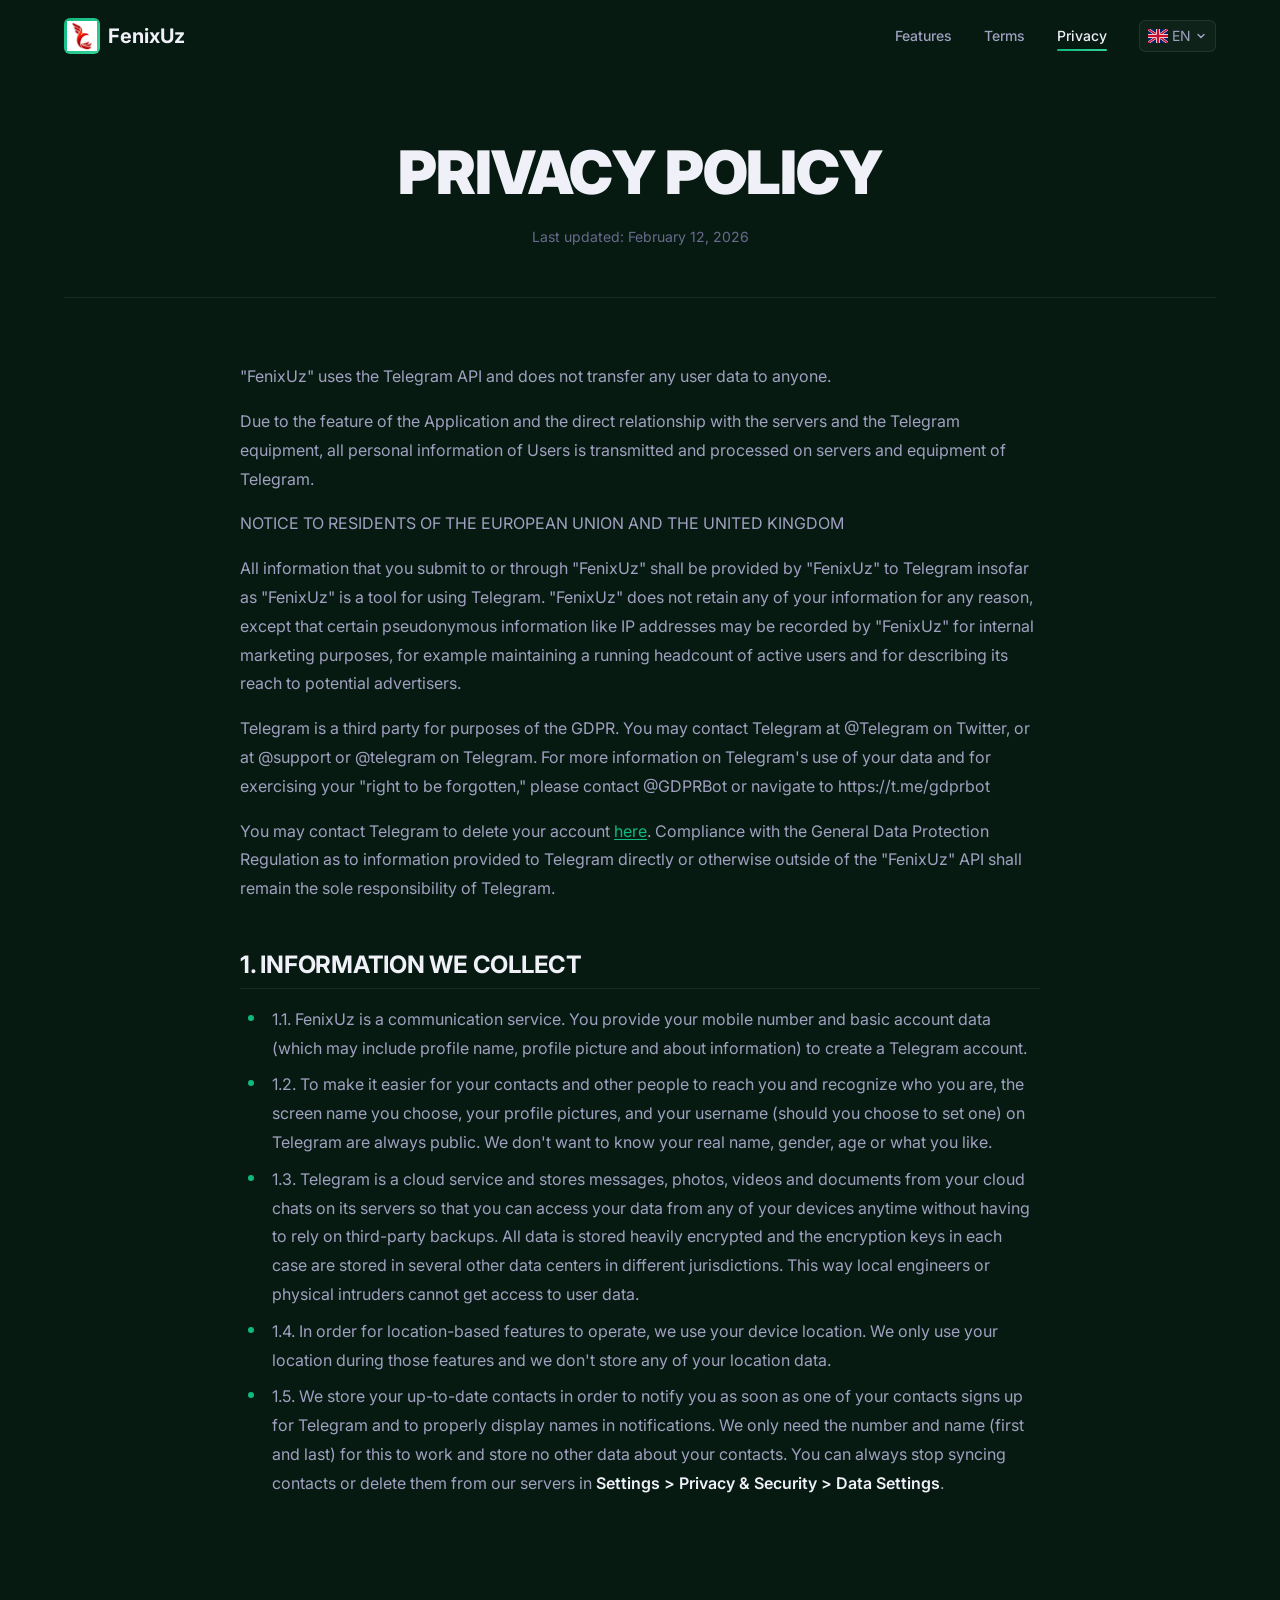
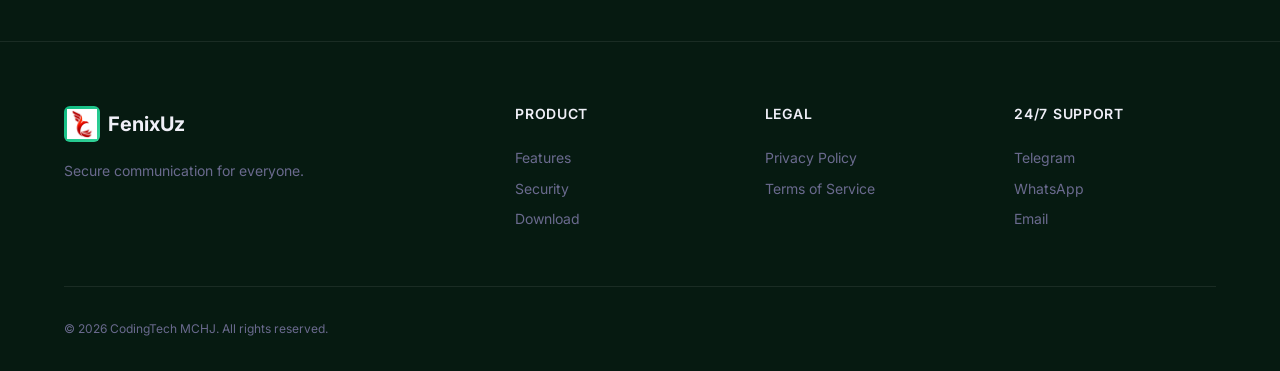
<file: frontend/privacy.html>
<!DOCTYPE html>
<html lang="en">

<head>
    <meta charset="UTF-8">
    <meta name="viewport" content="width=device-width, initial-scale=1.0">
    <title>Privacy Policy — FenixUz</title>
    <meta name="description" content="FenixUz Privacy Policy. Learn how we protect your personal data.">

    <!-- Favicon -->
    <link rel="icon" type="image/png" sizes="32x32" href="images/favicon-32.png">
    <link rel="icon" type="image/png" sizes="16x16" href="favicon.png">
    <link rel="apple-touch-icon" sizes="180x180" href="images/logo.png">

    <!-- Google Fonts -->
    <link rel="preconnect" href="https://fonts.googleapis.com">
    <link rel="preconnect" href="https://fonts.gstatic.com" crossorigin>
    <link href="https://fonts.googleapis.com/css2?family=Inter:wght@400;500;600;700;900&display=swap" rel="stylesheet">

    <!-- CSS -->
    <link rel="stylesheet" href="css/variables.css">
    <link rel="stylesheet" href="css/reset.css">
    <link rel="stylesheet" href="css/base.css">
    <link rel="stylesheet" href="css/layout.css">
    <link rel="stylesheet" href="css/components.css">
    <link rel="stylesheet" href="css/animations.css">
    <link rel="stylesheet" href="css/legal.css">
</head>

<body>

    <!-- ==================== HEADER ==================== -->
    <header class="header header--scrolled" id="header">
        <div class="container header__inner">
            <a href="index.html" class="header__logo">
                <div class="header__logo-icon">
                    <img src="images/logo.png" height="30" width="30" alt="FenixUz">
                </div>
                <span>FenixUz</span>
            </a>

            <nav class="nav" id="nav">
                <a href="index.html#features" class="nav__link" data-i18n="nav.features">Features</a>
                <a href="terms.html" class="nav__link" data-i18n="nav.terms">Terms</a>
                <a href="privacy.html" class="nav__link nav__link--active" data-i18n="nav.privacy">Privacy</a>

                <div class="lang-switcher">
                    <button class="lang-switcher__btn" aria-label="Change language">🇷🇺 RU</button>
                    <div class="lang-switcher__dropdown"></div>
                </div>
            </nav>

            <button class="header__burger" id="burger" aria-label="Menu">
                <span></span>
                <span></span>
                <span></span>
            </button>
        </div>
    </header>

    <!-- ==================== PRIVACY POLICY ==================== -->
    <!-- Контент загружается динамически из JSON-переводов (i18n) -->
    <main class="legal">
        <div class="container">
            <div class="legal__header">
                <h1 id="privacy-title"></h1>
                <p class="legal__date" id="privacy-date"></p>
            </div>

            <div class="legal__content">
                <!-- Вводный текст (intro) -->
                <div id="privacy-intro"></div>
                <!-- Секции с контентом -->
                <div id="privacy-content"></div>
            </div>
        </div>
    </main>

    <!-- ==================== FOOTER ==================== -->
    <footer class="footer">
        <div class="container">
            <div class="footer__grid">
                <div>
                    <a href="index.html" class="header__logo">
                        <div class="header__logo-icon">
                            <img src="images/logo.png" height="30" width="30" alt="FenixUz">
                        </div>
                        <span>FenixUz</span>
                    </a>
                    <p class="footer__brand-text">
                        Secure communication for everyone.
                    </p>
                </div>
                <div>
                    <h4 class="footer__heading" data-i18n="footer.product">Product</h4>
                    <a href="index.html#features" class="footer__link" data-i18n="footer.features_link">Features</a>
                    <a href="index.html#security" class="footer__link" data-i18n="footer.security_link">Security</a>
                    <a href="index.html#download" class="footer__link" data-i18n="footer.download_link">Download</a>
                </div>
                <div>
                    <h4 class="footer__heading" data-i18n="footer.legal">Legal</h4>
                    <a href="privacy.html" class="footer__link" data-i18n="footer.privacy_link">Privacy</a>
                    <a href="terms.html" class="footer__link" data-i18n="footer.terms_link">Terms</a>
                </div>
                <div>
                    <h4 class="footer__heading" data-i18n="support.title">Поддержка</h4>
                    <a href="https://t.me/Habibullohedu" target="_blank" class="footer__link">Telegram</a>
                    <a href="https://wa.me/998902377020" target="_blank" class="footer__link">WhatsApp</a>
                    <a href="mailto:codingtechmchj@gmail.com" class="footer__link">Email</a>
                </div>
            </div>
            <div class="footer__bottom">
                <span data-i18n="footer.copyright">© 2026 CodingTech MCHJ. All rights reserved.</span>
            </div>
        </div>
    </footer>

    <script type="module" src="js/main.js"></script>
</body>

</html>
</file>
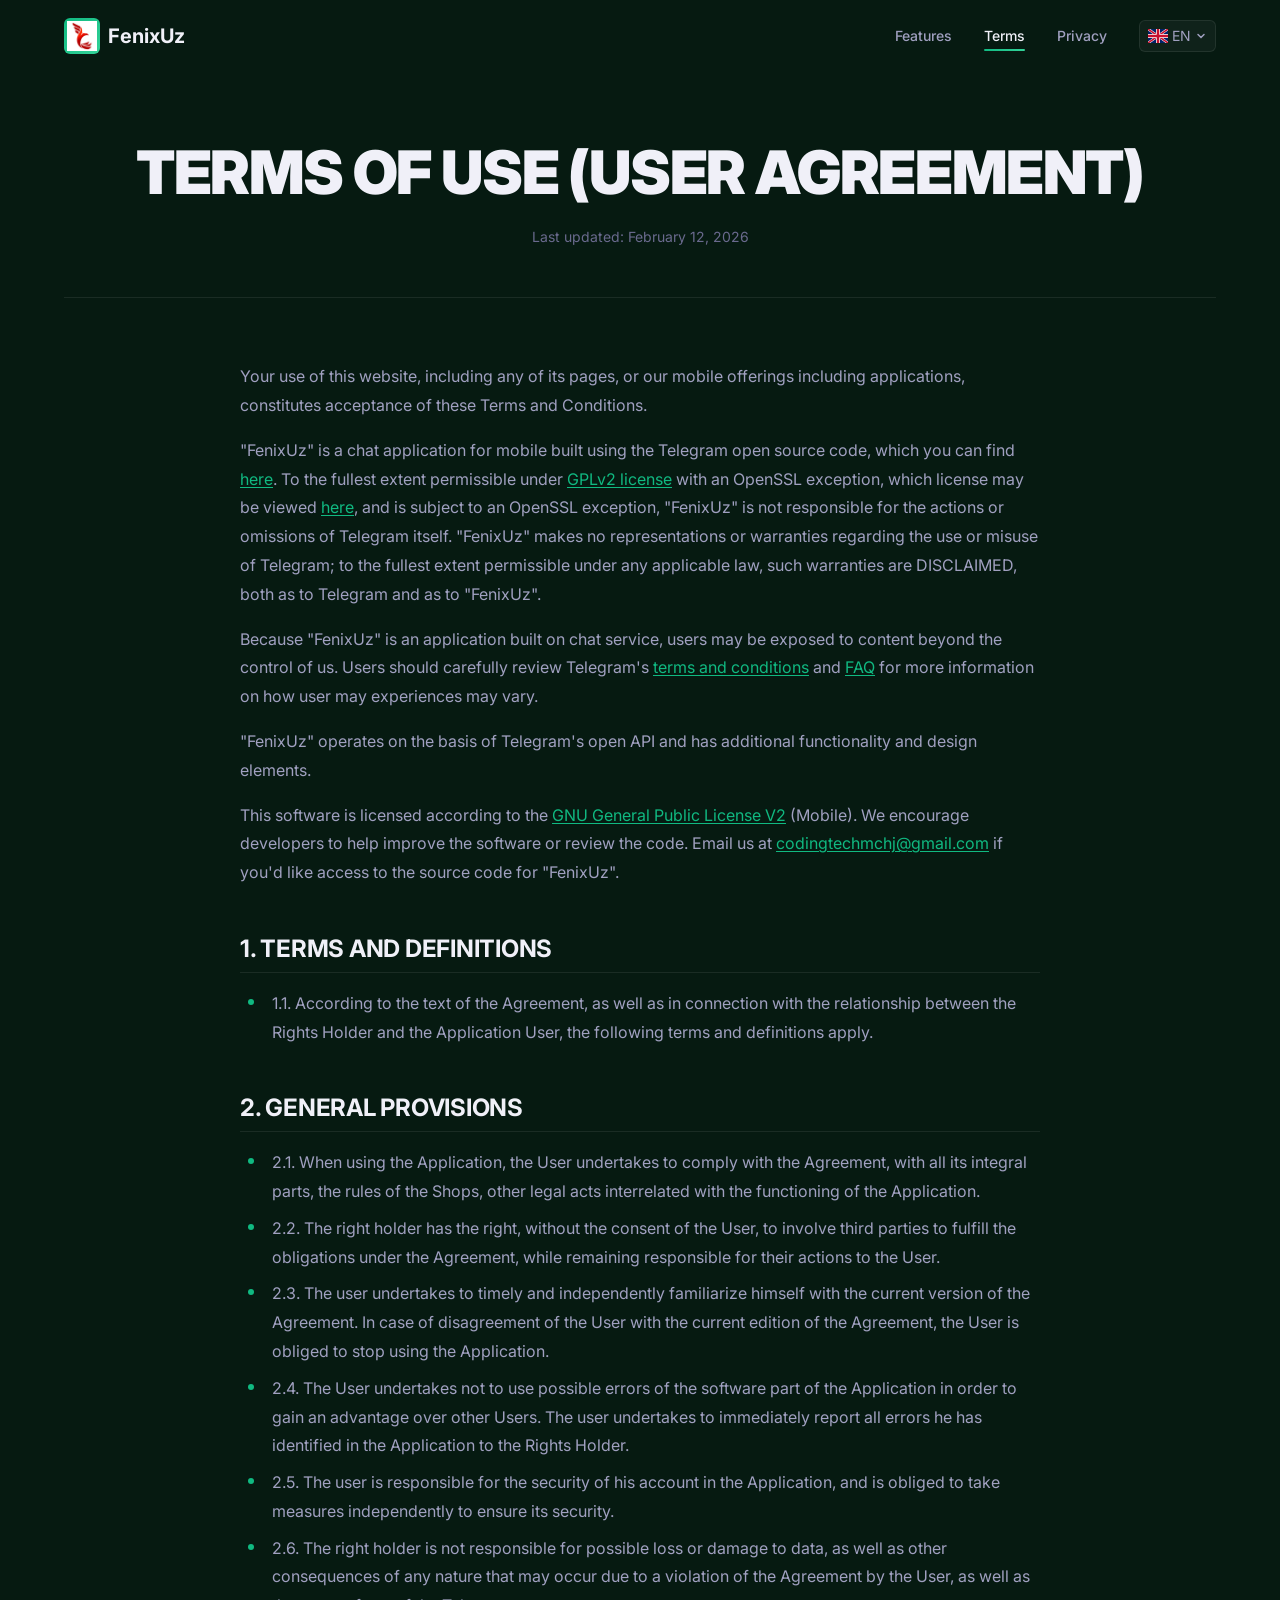
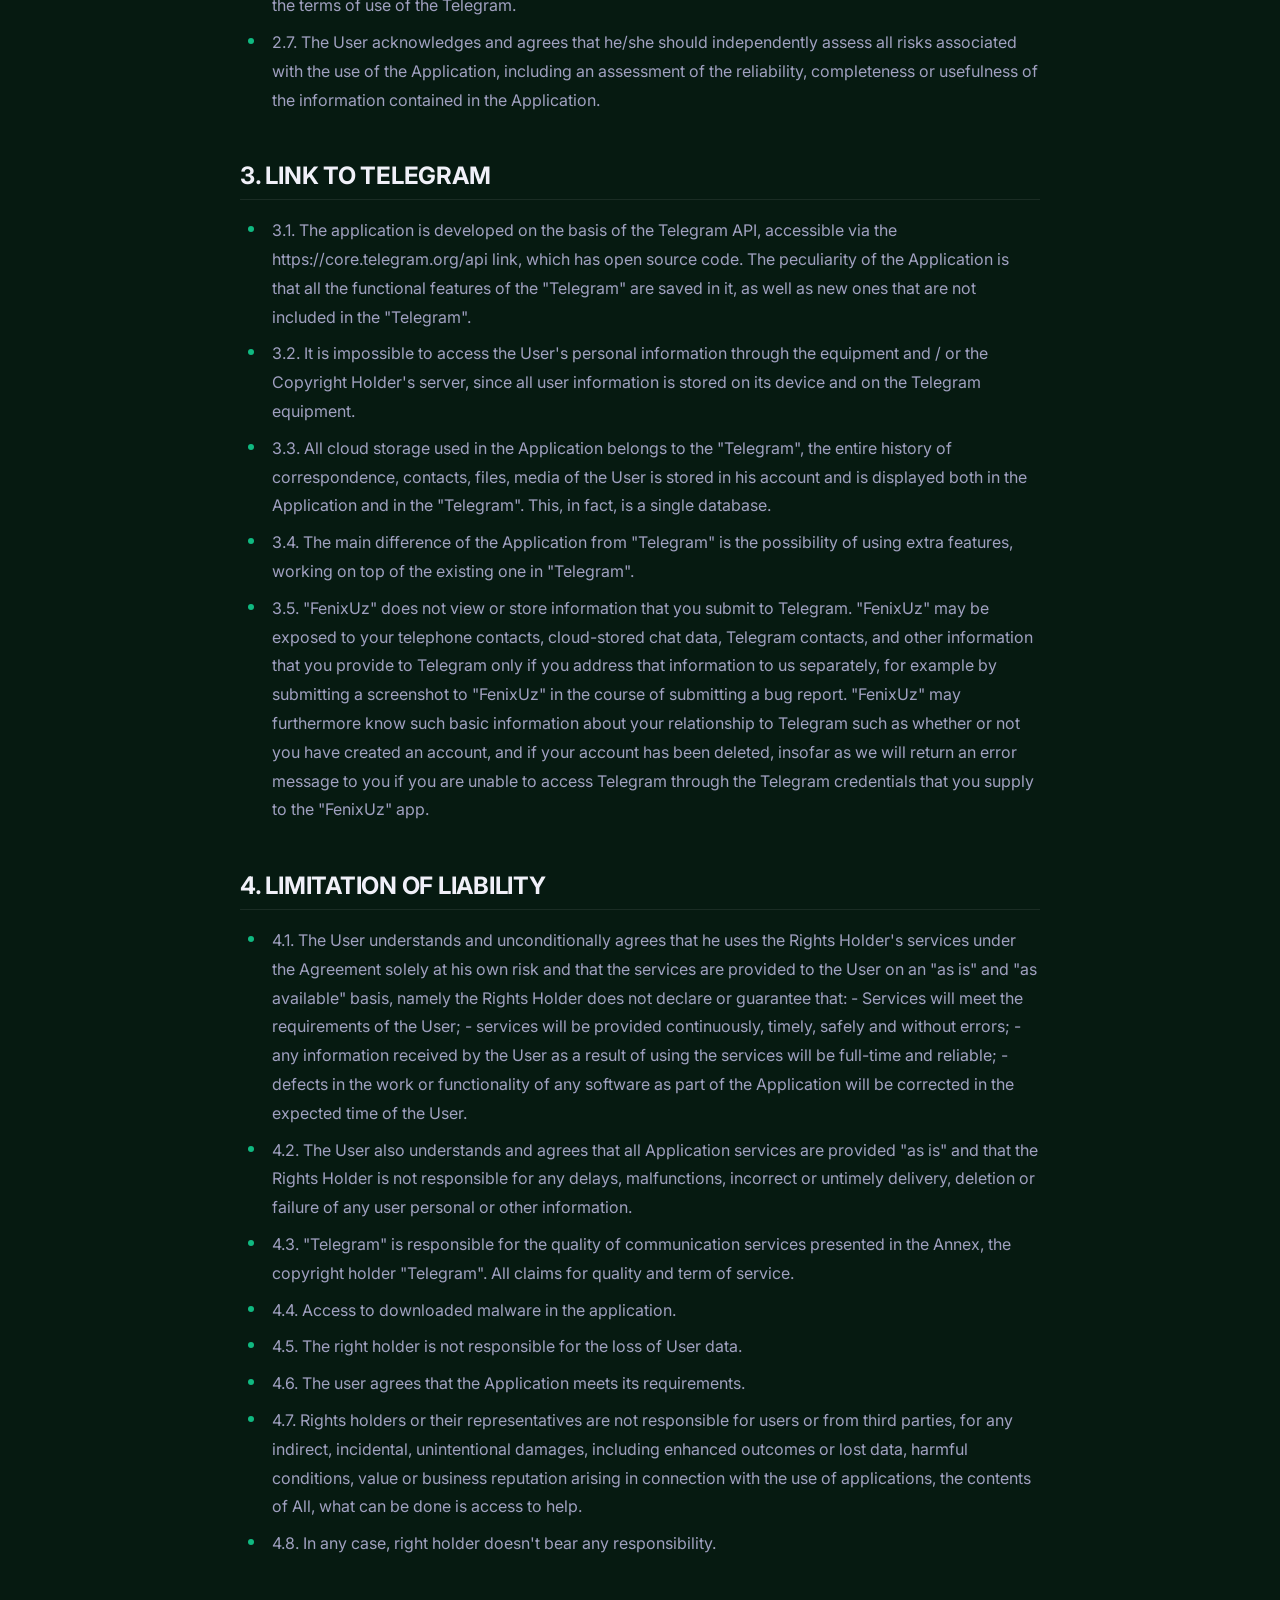
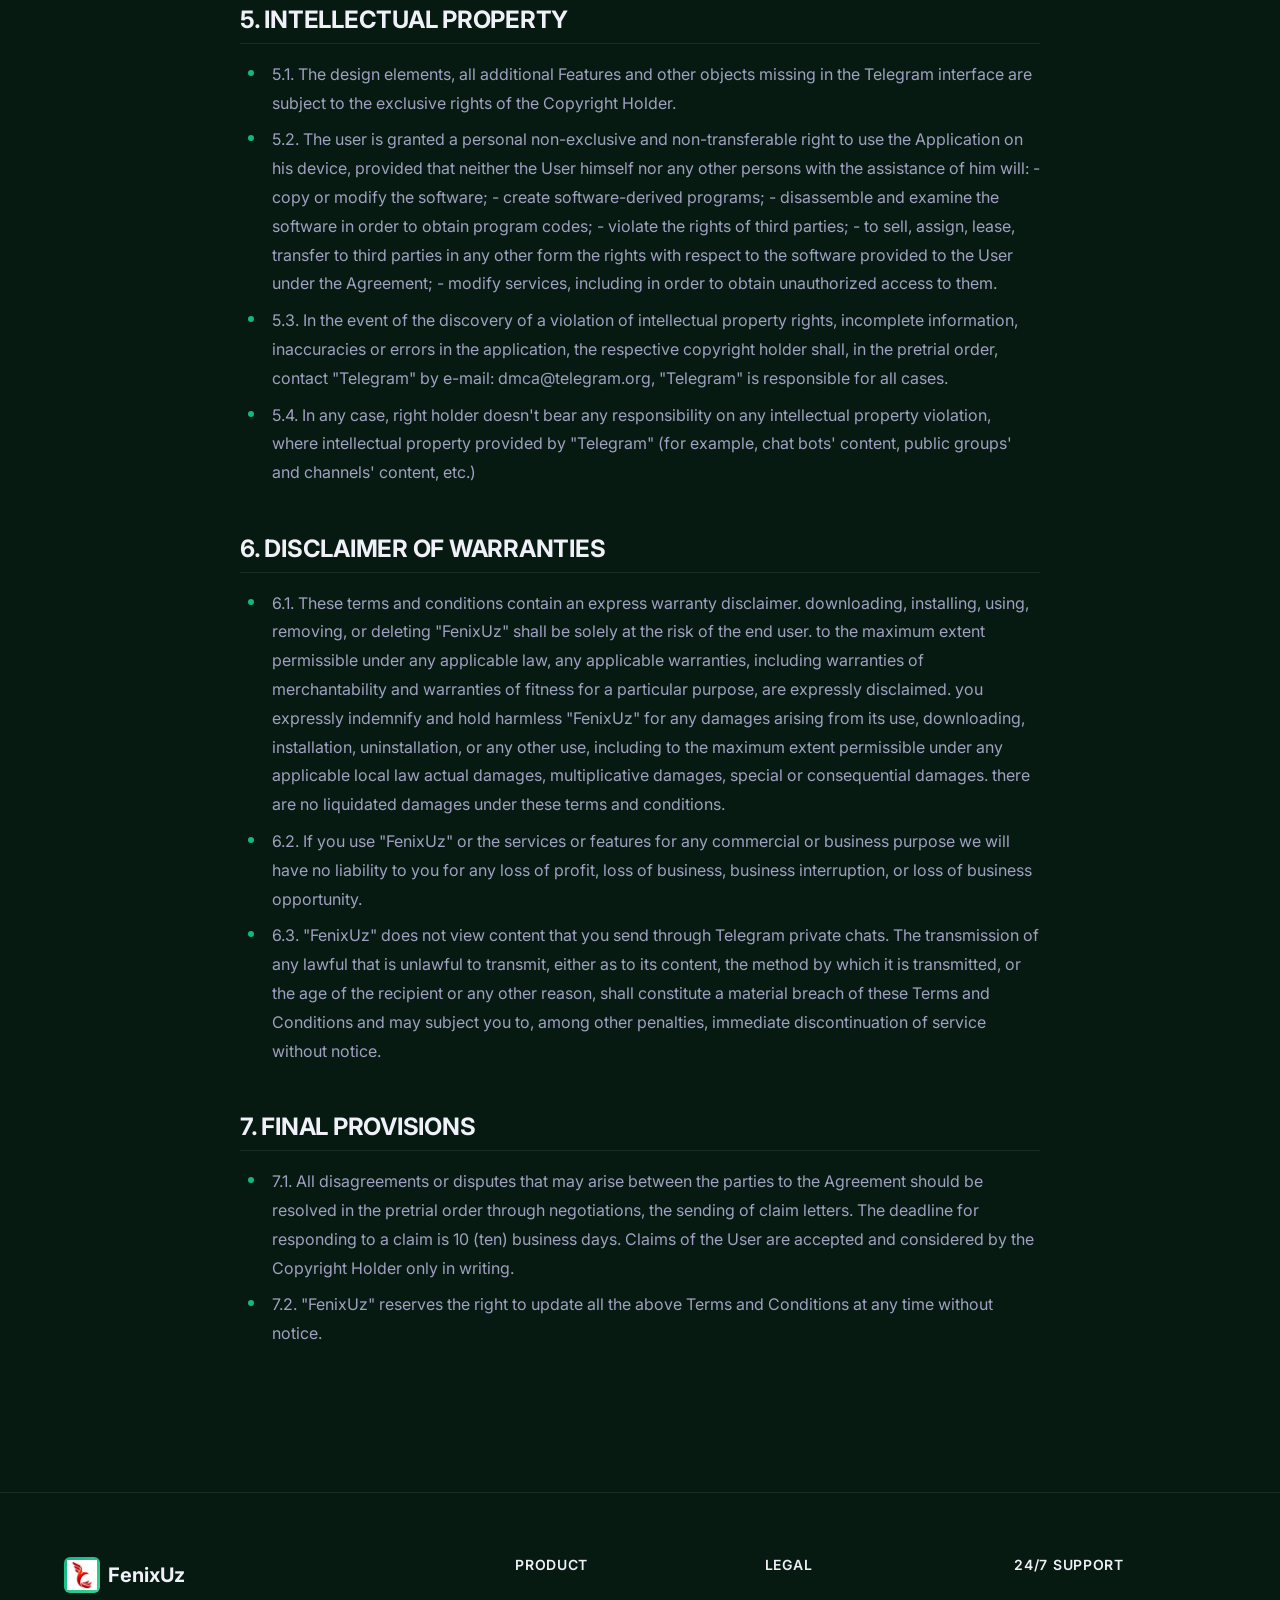
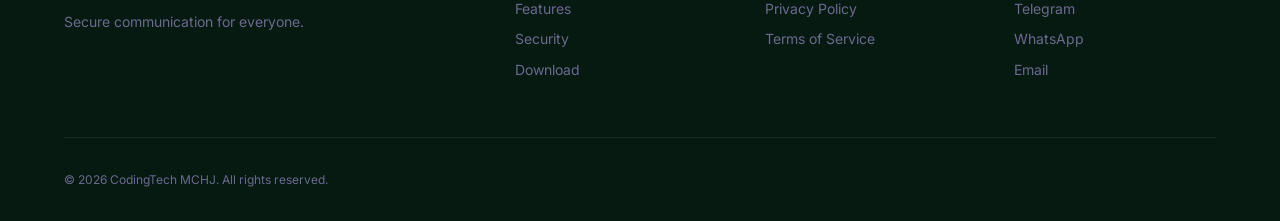
<file: frontend/terms.html>
<!DOCTYPE html>
<html lang="en">

<head>
    <meta charset="UTF-8">
    <meta name="viewport" content="width=device-width, initial-scale=1.0">
    <title>Terms of Service — FenixUz</title>
    <meta name="description" content="FenixUz Terms of Service. Terms and conditions of using the application.">

    <!-- Favicon -->
    <link rel="icon" type="image/png" sizes="32x32" href="images/favicon-32.png">
    <link rel="icon" type="image/png" sizes="16x16" href="favicon.png">
    <link rel="apple-touch-icon" sizes="180x180" href="images/logo.png">

    <!-- Google Fonts -->
    <link rel="preconnect" href="https://fonts.googleapis.com">
    <link rel="preconnect" href="https://fonts.gstatic.com" crossorigin>
    <link href="https://fonts.googleapis.com/css2?family=Inter:wght@400;500;600;700;900&display=swap" rel="stylesheet">

    <!-- CSS -->
    <link rel="stylesheet" href="css/variables.css">
    <link rel="stylesheet" href="css/reset.css">
    <link rel="stylesheet" href="css/base.css">
    <link rel="stylesheet" href="css/layout.css">
    <link rel="stylesheet" href="css/components.css">
    <link rel="stylesheet" href="css/animations.css">
    <link rel="stylesheet" href="css/legal.css">
</head>

<body>

    <!-- ==================== HEADER ==================== -->
    <header class="header header--scrolled" id="header">
        <div class="container header__inner">
            <a href="index.html" class="header__logo">
                <div class="header__logo-icon">
                    <img src="images/logo.png" height="30" width="30" alt="FenixUz">
                </div>
                <span>FenixUz</span>
            </a>

            <nav class="nav" id="nav">
                <a href="index.html#features" class="nav__link" data-i18n="nav.features">Features</a>
                <a href="terms.html" class="nav__link nav__link--active" data-i18n="nav.terms">Terms</a>
                <a href="privacy.html" class="nav__link" data-i18n="nav.privacy">Privacy</a>

                <div class="lang-switcher">
                    <button class="lang-switcher__btn" aria-label="Change language">🇷🇺 RU</button>
                    <div class="lang-switcher__dropdown"></div>
                </div>
            </nav>

            <button class="header__burger" id="burger" aria-label="Menu">
                <span></span>
                <span></span>
                <span></span>
            </button>
        </div>
    </header>

    <!-- ==================== TERMS OF SERVICE ==================== -->
    <!-- Контент загружается динамически из JSON-переводов (i18n) -->
    <main class="legal">
        <div class="container">
            <div class="legal__header">
                <h1 id="terms-title"></h1>
                <p class="legal__date" id="terms-date"></p>
            </div>

            <div class="legal__content">
                <!-- Вводный текст (intro) -->
                <div id="terms-intro"></div>
                <!-- Секции с контентом -->
                <div id="terms-content"></div>
            </div>
        </div>
    </main>

    <!-- ==================== FOOTER ==================== -->
    <footer class="footer">
        <div class="container">
            <div class="footer__grid">
                <div>
                    <a href="index.html" class="header__logo">
                        <div class="header__logo-icon">
                            <img src="images/logo.png" height="30" width="30" alt="FenixUz">
                        </div>
                        <span>FenixUz</span>
                    </a>
                    <p class="footer__brand-text">
                        Secure communication for everyone.
                    </p>
                </div>
                <div>
                    <h4 class="footer__heading" data-i18n="footer.product">Product</h4>
                    <a href="index.html#features" class="footer__link" data-i18n="footer.features_link">Features</a>
                    <a href="index.html#security" class="footer__link" data-i18n="footer.security_link">Security</a>
                    <a href="index.html#download" class="footer__link" data-i18n="footer.download_link">Download</a>
                </div>
                <div>
                    <h4 class="footer__heading" data-i18n="footer.legal">Legal</h4>
                    <a href="privacy.html" class="footer__link" data-i18n="footer.privacy_link">Privacy</a>
                    <a href="terms.html" class="footer__link" data-i18n="footer.terms_link">Terms</a>
                </div>
                <div>
                    <h4 class="footer__heading" data-i18n="support.title">Поддержка</h4>
                    <a href="https://t.me/Habibullohedu" target="_blank" class="footer__link">Telegram</a>
                    <a href="https://wa.me/998902377020" target="_blank" class="footer__link">WhatsApp</a>
                    <a href="mailto:codingtechmchj@gmail.com" class="footer__link">Email</a>
                </div>
            </div>
            <div class="footer__bottom">
                <span data-i18n="footer.copyright">© 2026 CodingTech MCHJ. All rights reserved.</span>
            </div>
        </div>
    </footer>

    <script type="module" src="js/main.js"></script>
</body>

</html>
</file>
<file: frontend/css/variables.css>
/* ==========================================================================
   CSS Custom Properties (Design Tokens)
   FenixUz — Design System
   ========================================================================== */

:root {
  /* ---- Цветовая палитра (Тёмная тема) ---- */
  --color-bg-primary: #061a11;
  --color-bg-secondary: #061a11;
  --color-bg-tertiary: #082418;
  --color-bg-card: rgba(255, 255, 255, 0.04);
  --color-bg-card-hover: rgba(255, 255, 255, 0.08);
  --color-bg-glass: rgba(6, 26, 17, 0.85);

  /* Акцентные цвета */
  --color-accent-primary: #10b981;
  --color-accent-secondary: #34d399;
  --color-accent-tertiary: #059669;
  --color-accent-glow: rgba(16, 185, 129, 0.3);

  /* Градиенты */
  --gradient-primary: linear-gradient(135deg, #10b981 0%, #34d399 100%);
  --gradient-hero: linear-gradient(160deg, #061a11 0%, #082418 40%, #061a11 100%);
  --gradient-card: linear-gradient(145deg, rgba(16, 185, 129, 0.08) 0%, rgba(52, 211, 153, 0.04) 100%);
  --gradient-text: linear-gradient(135deg, #10b981, #34d399, #6ee7b7);
  --gradient-glow: radial-gradient(circle at 50% 50%, rgba(16, 185, 129, 0.15), transparent 70%);

  /* Текст */
  --color-text-primary: #f0f0f8;
  --color-text-secondary: #a0a0c0;
  --color-text-muted: #6a6a8e;
  --color-text-inverse: #0a0a1a;

  /* Рамки и разделители */
  --color-border: rgba(255, 255, 255, 0.08);
  --color-border-hover: rgba(255, 255, 255, 0.15);

  /* ---- Типографика ---- */
  --font-family-primary: 'Inter', -apple-system, BlinkMacSystemFont, 'Segoe UI', sans-serif;
  --font-family-mono: 'JetBrains Mono', 'Fira Code', monospace;

  /* Размеры шрифтов */
  --font-size-xs: 0.75rem;
  /* 12px */
  --font-size-sm: 0.875rem;
  /* 14px */
  --font-size-base: 1rem;
  /* 16px */
  --font-size-md: 1.125rem;
  /* 18px */
  --font-size-lg: 1.25rem;
  /* 20px */
  --font-size-xl: 1.5rem;
  /* 24px */
  --font-size-2xl: 2rem;
  /* 32px */
  --font-size-3xl: 2.5rem;
  /* 40px */
  --font-size-4xl: 3rem;
  /* 48px */
  --font-size-hero: 3.75rem;
  /* 60px */

  /* Межстрочные интервалы */
  --line-height-tight: 1.2;
  --line-height-normal: 1.6;
  --line-height-loose: 1.8;

  /* Толщина шрифта */
  --font-weight-regular: 400;
  --font-weight-medium: 500;
  --font-weight-semibold: 600;
  --font-weight-bold: 700;
  --font-weight-black: 900;

  /* ---- Отступы ---- */
  --space-xs: 0.25rem;
  /* 4px */
  --space-sm: 0.5rem;
  /* 8px */
  --space-md: 1rem;
  /* 16px */
  --space-lg: 1.5rem;
  /* 24px */
  --space-xl: 2rem;
  /* 32px */
  --space-2xl: 3rem;
  /* 48px */
  --space-3xl: 4rem;
  /* 64px */
  --space-4xl: 6rem;
  /* 96px */
  --space-5xl: 8rem;
  /* 128px */

  /* ---- Размеры ---- */
  --container-max-width: 1200px;
  --container-padding: var(--space-lg);
  --header-height: 72px;

  /* ---- Border Radius ---- */
  --radius-sm: 6px;
  --radius-md: 12px;
  --radius-lg: 16px;
  --radius-xl: 24px;
  --radius-full: 9999px;

  /* ---- Тени ---- */
  --shadow-sm: 0 2px 8px rgba(0, 0, 0, 0.2);
  --shadow-md: 0 4px 16px rgba(0, 0, 0, 0.3);
  --shadow-lg: 0 8px 32px rgba(0, 0, 0, 0.4);
  --shadow-glow: 0 0 30px rgba(16, 185, 129, 0.2);
  --shadow-card: 0 4px 24px rgba(0, 0, 0, 0.2), inset 0 1px 0 rgba(255, 255, 255, 0.05);

  /* ---- Переходы ---- */
  --transition-fast: 0.15s ease;
  --transition-base: 0.3s ease;
  --transition-slow: 0.5s ease;
  --transition-spring: 0.4s cubic-bezier(0.34, 1.56, 0.64, 1);

  /* ---- Z-Index ---- */
  --z-dropdown: 100;
  --z-sticky: 200;
  --z-fixed: 300;
  --z-overlay: 400;
  --z-modal: 500;
}
</file>
<file: frontend/css/base.css>
/* ==========================================================================
   Base Styles — Типографика и базовые элементы
   ========================================================================== */

/* ---- Типографика ---- */
h1 {
    font-size: var(--font-size-hero);
    font-weight: var(--font-weight-black);
    letter-spacing: -0.02em;
}

h2 {
    font-size: var(--font-size-3xl);
    font-weight: var(--font-weight-bold);
    letter-spacing: -0.01em;
}

h3 {
    font-size: var(--font-size-xl);
    font-weight: var(--font-weight-semibold);
}

h4 {
    font-size: var(--font-size-lg);
    font-weight: var(--font-weight-semibold);
}

p {
    font-size: var(--font-size-md);
    color: var(--color-text-secondary);
    line-height: var(--line-height-loose);
}

/* ---- Ссылки ---- */
a {
    transition: color var(--transition-fast);
}

a:hover {
    color: var(--color-accent-primary);
}

/* ---- Выделение текста ---- */
::selection {
    background-color: rgba(16, 185, 129, 0.3);
    color: var(--color-text-primary);
}

/* ---- Скроллбар ---- */
::-webkit-scrollbar {
    width: 8px;
}

::-webkit-scrollbar-track {
    background: var(--color-bg-primary);
}

::-webkit-scrollbar-thumb {
    background: var(--color-bg-tertiary);
    border-radius: var(--radius-full);
}

::-webkit-scrollbar-thumb:hover {
    background: var(--color-accent-primary);
}

/* ---- Градиентный текст (утилита) ---- */
.text-gradient {
    background: var(--gradient-text);
    -webkit-background-clip: text;
    background-clip: text;
    -webkit-text-fill-color: transparent;
}

/* ---- Разделитель секций ---- */
.section-badge {
    display: inline-flex;
    align-items: center;
    gap: var(--space-sm);
    padding: var(--space-xs) var(--space-md);
    background: rgba(16, 185, 129, 0.1);
    border: 1px solid rgba(16, 185, 129, 0.2);
    border-radius: var(--radius-full);
    font-size: var(--font-size-sm);
    font-weight: var(--font-weight-medium);
    color: var(--color-accent-primary);
    text-transform: uppercase;
    letter-spacing: 0.05em;
}

.section-title {
    margin-top: var(--space-lg);
    margin-bottom: var(--space-md);
}

.section-description {
    max-width: 600px;
    margin-left: auto;
    margin-right: auto;
}

/* ---- Responsive Typography ---- */
@media (max-width: 768px) {
    h1 {
        font-size: var(--font-size-3xl);
    }

    h2 {
        font-size: var(--font-size-2xl);
    }

    h3 {
        font-size: var(--font-size-lg);
    }
}
</file>
<file: frontend/css/layout.css>
/* ==========================================================================
   Layout — Контейнеры, секции, сетки
   ========================================================================== */

/* ---- Контейнер ---- */
.container {
    width: 100%;
    max-width: var(--container-max-width);
    margin-left: auto;
    margin-right: auto;
    padding-left: var(--container-padding);
    padding-right: var(--container-padding);
}

/* ---- Секции ---- */
.section {
    padding: var(--space-5xl) 0;
    position: relative;
}

.section--small {
    padding: var(--space-3xl) 0;
}

.section-header {
    text-align: center;
    margin-bottom: var(--space-3xl);
}

/* ---- Grid ---- */
.grid {
    display: grid;
    gap: var(--space-xl);
}

.grid--2 {
    grid-template-columns: repeat(2, 1fr);
}

.grid--3 {
    grid-template-columns: repeat(3, 1fr);
}

.grid--4 {
    grid-template-columns: repeat(4, 1fr);
}

/* ---- Flex ---- */
.flex {
    display: flex;
}

.flex--center {
    align-items: center;
    justify-content: center;
}

.flex--between {
    align-items: center;
    justify-content: space-between;
}

.flex--column {
    flex-direction: column;
}

.flex--gap-sm {
    gap: var(--space-sm);
}

.flex--gap-md {
    gap: var(--space-md);
}

.flex--gap-lg {
    gap: var(--space-lg);
}

.flex--gap-xl {
    gap: var(--space-xl);
}

/* ---- Текст: выравнивание ---- */
.text-center {
    text-align: center;
}

/* ---- Responsive Grid ---- */
@media (max-width: 1024px) {
    .grid--3 {
        grid-template-columns: repeat(2, 1fr);
    }

    .grid--4 {
        grid-template-columns: repeat(2, 1fr);
    }
}

@media (max-width: 768px) {
    .section {
        padding: var(--space-3xl) 0;
    }

    .grid--2,
    .grid--3,
    .grid--4 {
        grid-template-columns: 1fr;
    }

    .container {
        padding-left: var(--space-md);
        padding-right: var(--space-md);
    }
}
</file>
<file: frontend/css/components.css>
/* ==========================================================================
   Components — Кнопки, карточки, навигация, переключатель языка
   ========================================================================== */

/* ========== КНОПКИ ========== */
.btn {
    display: inline-flex;
    align-items: center;
    justify-content: center;
    gap: var(--space-sm);
    padding: var(--space-md) var(--space-xl);
    font-size: var(--font-size-base);
    font-weight: var(--font-weight-semibold);
    border-radius: var(--radius-md);
    transition: all var(--transition-base);
    position: relative;
    overflow: hidden;
    white-space: nowrap;
}

.btn::before {
    content: '';
    position: absolute;
    inset: 0;
    border-radius: inherit;
    opacity: 0;
    transition: opacity var(--transition-base);
}

.btn:hover::before {
    opacity: 1;
}

/* Основная кнопка */
.btn--primary {
    background: var(--gradient-primary);
    color: #fff;
    box-shadow: var(--shadow-glow);
}

.btn--primary::before {
    background: linear-gradient(135deg, #34d399 0%, #6ee7b7 100%);
}

.btn--primary:hover {
    transform: translateY(-2px);
    box-shadow: 0 0 40px rgba(16, 185, 129, 0.35);
}

/* Контурная кнопка */
.btn--outline {
    background: transparent;
    color: var(--color-text-primary);
    border: 1px solid var(--color-border);
}

.btn--outline:hover {
    border-color: var(--color-accent-primary);
    background: rgba(16, 185, 129, 0.08);
    transform: translateY(-2px);
}

/* Кнопки скачивания */
.btn--store {
    padding: var(--space-md) var(--space-lg);
    background: var(--color-bg-card);
    border: 1px solid var(--color-border);
    border-radius: var(--radius-lg);
    gap: var(--space-md);
    text-align: left;
}

.btn--store:hover {
    border-color: var(--color-accent-primary);
    background: var(--color-bg-card-hover);
    transform: translateY(-3px);
    box-shadow: var(--shadow-glow);
}

.btn--store .btn__label-small {
    font-size: var(--font-size-xs);
    color: var(--color-text-muted);
    font-weight: var(--font-weight-regular);
    display: block;
}

.btn--store .btn__label-big {
    font-size: var(--font-size-base);
    font-weight: var(--font-weight-semibold);
    display: block;
}

.btn--store svg {
    width: 28px;
    height: 28px;
    flex-shrink: 0;
}

/* ========== HEADER / НАВИГАЦИЯ ========== */
.header {
    position: fixed;
    top: 0;
    left: 0;
    right: 0;
    height: var(--header-height);
    z-index: var(--z-fixed);
    transition: all var(--transition-base);
}

.header--scrolled {
    background: var(--color-bg-glass);
    backdrop-filter: blur(20px);
    -webkit-backdrop-filter: blur(20px);
    border-bottom: 1px solid var(--color-border);
}

.header--menu-open {
    z-index: 9999;
}

.header__inner {
    display: flex;
    align-items: center;
    justify-content: space-between;
    height: 100%;
}

/* Лого */
.header__logo {
    display: flex;
    align-items: center;
    gap: var(--space-sm);
    font-size: var(--font-size-lg);
    font-weight: var(--font-weight-bold);
}

.header__logo-icon {
    width: 36px;
    height: 36px;
    border-radius: var(--radius-sm);
    background: var(--gradient-primary);
    display: flex;
    align-items: center;
    justify-content: center;
    font-size: 18px;
}

/* Навигация */
.nav {
    display: flex;
    align-items: center;
    gap: var(--space-xl);
}

.nav__link {
    font-size: var(--font-size-sm);
    font-weight: var(--font-weight-medium);
    color: var(--color-text-secondary);
    transition: color var(--transition-fast);
    position: relative;
}

.nav__link::after {
    content: '';
    position: absolute;
    bottom: -4px;
    left: 0;
    width: 0;
    height: 2px;
    background: var(--gradient-primary);
    border-radius: var(--radius-full);
    transition: width var(--transition-base);
}

.nav__link:hover,
.nav__link--active {
    color: var(--color-text-primary);
}

.nav__link:hover::after,
.nav__link--active::after {
    width: 100%;
}

/* Переключатель языка */
.lang-switcher {
    position: relative;
}

.lang-switcher__btn {
    display: flex;
    align-items: center;
    gap: var(--space-xs);
    padding: var(--space-xs) var(--space-sm);
    background: var(--color-bg-card);
    border: 1px solid var(--color-border);
    border-radius: var(--radius-sm);
    font-size: var(--font-size-sm);
    color: var(--color-text-secondary);
    cursor: pointer;
    transition: all var(--transition-fast);
}

.lang-switcher__btn:hover {
    border-color: var(--color-accent-primary);
    color: var(--color-text-primary);
}

.lang-switcher__dropdown {
    position: absolute;
    top: calc(100% + var(--space-xs));
    right: 0;
    min-width: 140px;
    background: var(--color-bg-secondary);
    border: 1px solid var(--color-border);
    border-radius: var(--radius-md);
    box-shadow: var(--shadow-lg);
    opacity: 0;
    visibility: hidden;
    transform: translateY(-8px);
    transition: all var(--transition-fast);
    z-index: var(--z-dropdown);
    overflow: hidden;
}

.lang-switcher--open .lang-switcher__dropdown {
    opacity: 1;
    visibility: visible;
    transform: translateY(0);
}

.lang-switcher__option {
    display: flex;
    align-items: center;
    gap: var(--space-sm);
    width: 100%;
    padding: var(--space-sm) var(--space-md);
    font-size: var(--font-size-sm);
    color: var(--color-text-secondary);
    cursor: pointer;
    transition: all var(--transition-fast);
    border: none;
    background: none;
}

.lang-switcher__option:hover {
    background: var(--color-bg-card-hover);
    color: var(--color-text-primary);
}

.lang-switcher__option--active {
    color: var(--color-accent-primary);
}

/* Мобильное меню: кнопка */
.header__burger {
    display: none;
    flex-direction: column;
    justify-content: center;
    gap: 5px;
    width: 32px;
    height: 32px;
    cursor: pointer;
}

.header__burger span {
    display: block;
    width: 100%;
    height: 2px;
    background: var(--color-text-primary);
    border-radius: var(--radius-full);
    transition: all var(--transition-base);
}

/* Burger → X анимация */
.header__burger--active span:nth-child(1) {
    transform: rotate(45deg) translate(5px, 5px);
}

.header__burger--active span:nth-child(2) {
    opacity: 0;
}

.header__burger--active span:nth-child(3) {
    transform: rotate(-45deg) translate(5px, -5px);
}

/* ========== КАРТОЧКИ (Features) ========== */
.feature-card {
    position: relative;
    padding: var(--space-xl);
    background: var(--color-bg-card);
    border: 1px solid var(--color-border);
    border-radius: var(--radius-lg);
    transition: all var(--transition-base);
    overflow: hidden;
}

.feature-card::before {
    content: '';
    position: absolute;
    inset: 0;
    background: var(--gradient-card);
    opacity: 0;
    transition: opacity var(--transition-base);
}

.feature-card:hover {
    border-color: var(--color-border-hover);
    transform: translateY(-4px);
    box-shadow: var(--shadow-card);
}

.feature-card:hover::before {
    opacity: 1;
}

.feature-card__icon {
    position: relative;
    width: 56px;
    height: 56px;
    display: flex;
    align-items: center;
    justify-content: center;
    background: rgba(16, 185, 129, 0.1);
    border-radius: var(--radius-md);
    margin-bottom: var(--space-lg);
    font-size: 24px;
}

.feature-card__title {
    position: relative;
    font-size: var(--font-size-lg);
    font-weight: var(--font-weight-semibold);
    margin-bottom: var(--space-sm);
    color: var(--color-text-primary);
}

.feature-card__text {
    position: relative;
    font-size: var(--font-size-sm);
    color: var(--color-text-secondary);
    line-height: var(--line-height-loose);
}

/* ========== FOOTER ========== */
.footer {
    padding: var(--space-3xl) 0 var(--space-xl);
    border-top: 1px solid var(--color-border);
    background: var(--color-bg-secondary);
}

.footer__grid {
    display: grid;
    grid-template-columns: 2fr 1fr 1fr 1fr;
    gap: var(--space-2xl);
    margin-bottom: var(--space-2xl);
}

.footer__brand-text {
    font-size: var(--font-size-sm);
    color: var(--color-text-muted);
    max-width: 300px;
    margin-top: var(--space-md);
}

.footer__heading {
    font-size: var(--font-size-sm);
    font-weight: var(--font-weight-semibold);
    color: var(--color-text-primary);
    margin-bottom: var(--space-lg);
    text-transform: uppercase;
    letter-spacing: 0.05em;
}

.footer__link {
    display: block;
    font-size: var(--font-size-sm);
    color: var(--color-text-muted);
    margin-bottom: var(--space-sm);
    transition: color var(--transition-fast);
}

.footer__link:hover {
    color: var(--color-accent-primary);
}

.footer__bottom {
    display: flex;
    align-items: center;
    justify-content: space-between;
    padding-top: var(--space-xl);
    border-top: 1px solid var(--color-border);
    font-size: var(--font-size-xs);
    color: var(--color-text-muted);
}

/* reCAPTCHA badge hidden (attribution in footer per Google TOS) */
.grecaptcha-badge {
    visibility: hidden !important;
}

.recaptcha-notice {
    font-size: 11px;
    color: var(--color-text-muted);
    opacity: 0.6;
}

.recaptcha-notice a {
    color: var(--color-text-muted);
    text-decoration: underline;
}

/* ========== RESPONSIVE: HEADER + FOOTER ========== */
@media (max-width: 768px) {
    .header__burger {
        display: flex;
        position: relative;
        z-index: 9999;
    }

    .nav {
        position: fixed;
        top: var(--header-height);
        left: 0;
        right: 0;
        bottom: 0;
        flex-direction: column;
        align-items: center;
        justify-content: flex-start;
        padding-top: 15vh;
        padding-bottom: var(--space-2xl);
        gap: var(--space-xl);
        background: #061a11;
        z-index: 9998;
        visibility: hidden;
        pointer-events: none;
        overflow-y: auto;
        -webkit-overflow-scrolling: touch;
    }

    .nav--open {
        visibility: visible;
        pointer-events: auto;
    }

    .nav__link {
        font-size: var(--font-size-xl);
    }

    /* Язык: дропдаун вверх в мобильном меню */
    .lang-switcher__dropdown {
        top: auto;
        bottom: calc(100% + var(--space-xs));
    }

    .footer__grid {
        grid-template-columns: 1fr;
        gap: var(--space-xl);
    }

    .footer__bottom {
        flex-direction: column;
        gap: var(--space-md);
        text-align: center;
    }
}
</file>
<file: frontend/css/animations.css>
/* ==========================================================================
   Animations — Все анимации и переходы
   ========================================================================== */

/* ---- Fade-in при скролле ---- */
.animate-on-scroll {
    opacity: 0;
    transform: translateY(30px);
    transition: opacity 0.6s ease, transform 0.6s ease;
}

.animate-on-scroll.is-visible {
    opacity: 1;
    transform: translateY(0);
}

/* Задержки для каскадного появления */
.animate-delay-1 {
    transition-delay: 0.1s;
}

.animate-delay-2 {
    transition-delay: 0.2s;
}

.animate-delay-3 {
    transition-delay: 0.3s;
}

.animate-delay-4 {
    transition-delay: 0.4s;
}

.animate-delay-5 {
    transition-delay: 0.5s;
}

.animate-delay-6 {
    transition-delay: 0.6s;
}

/* ---- Floating-анимация для hero ---- */
@keyframes float {

    0%,
    100% {
        transform: translateY(0);
    }

    50% {
        transform: translateY(-15px);
    }
}

.animate-float {
    animation: float 4s ease-in-out infinite;
}

.animate-float--slow {
    animation: float 6s ease-in-out infinite;
}

/* ---- Пульс для акцентных элементов ---- */
@keyframes pulse-glow {

    0%,
    100% {
        box-shadow: 0 0 20px rgba(16, 185, 129, 0.2);
    }

    50% {
        box-shadow: 0 0 40px rgba(16, 185, 129, 0.4);
    }
}

.animate-pulse-glow {
    animation: pulse-glow 3s ease-in-out infinite;
}

/* ---- Вращение градиента (для фоновых элементов) ---- */
@keyframes rotate-gradient {
    0% {
        transform: rotate(0deg);
    }

    100% {
        transform: rotate(360deg);
    }
}

.animate-rotate {
    animation: rotate-gradient 20s linear infinite;
}

/* ---- Slide-in варианты ---- */
.animate-slide-left {
    opacity: 0;
    transform: translateX(-40px);
    transition: opacity 0.6s ease, transform 0.6s ease;
}

.animate-slide-right {
    opacity: 0;
    transform: translateX(40px);
    transition: opacity 0.6s ease, transform 0.6s ease;
}

.animate-slide-left.is-visible,
.animate-slide-right.is-visible {
    opacity: 1;
    transform: translateX(0);
}

/* ---- Scale-in ---- */
.animate-scale {
    opacity: 0;
    transform: scale(0.9);
    transition: opacity 0.5s ease, transform 0.5s ease;
}

.animate-scale.is-visible {
    opacity: 1;
    transform: scale(1);
}

/* ---- Мерцающие точки (фоновый декор) ---- */
@keyframes twinkle {

    0%,
    100% {
        opacity: 0.2;
    }

    50% {
        opacity: 1;
    }
}

/* ---- Reduce motion ---- */
@media (prefers-reduced-motion: reduce) {

    *,
    *::before,
    *::after {
        animation-duration: 0.01ms !important;
        animation-iteration-count: 1 !important;
        transition-duration: 0.01ms !important;
    }

    .animate-on-scroll,
    .animate-slide-left,
    .animate-slide-right,
    .animate-scale {
        opacity: 1;
        transform: none;
    }
}
</file>
<file: frontend/css/home.css>
/* ==========================================================================
   Home Page — Стили главной страницы
   ========================================================================== */

/* ========== HERO ========== */
.hero {
    min-height: 100vh;
    display: flex;
    align-items: center;
    position: relative;
    padding-top: var(--header-height);
    background: var(--gradient-hero);
    overflow: hidden;
}

/* Фоновое изображение поверх градиента с прозрачностью */
.hero::before {
    content: '';
    position: absolute;
    top: 0;
    left: 0;
    right: 0;
    bottom: 0;
    background: url('../images/new_screen.jpg') center / cover no-repeat;
    opacity: 0.15;
    z-index: 0;
    pointer-events: none;
}

/* Фоновое свечение */
.hero__glow {
    position: absolute;
    width: 600px;
    height: 600px;
    border-radius: 50%;
    filter: blur(120px);
    opacity: 0.4;
    pointer-events: none;
}

.hero__glow--1 {
    top: -100px;
    right: -100px;
    background: rgba(16, 185, 129, 0.3);
}

.hero__glow--2 {
    bottom: -200px;
    left: -200px;
    background: rgba(52, 211, 153, 0.2);
}

.hero__glow--3 {
    top: 50%;
    left: 50%;
    transform: translate(-50%, -50%);
    width: 800px;
    height: 800px;
    background: rgba(0, 212, 170, 0.05);
}

.hero__inner {
    display: grid;
    grid-template-columns: 1fr 1fr;
    gap: var(--space-3xl);
    align-items: center;
    position: relative;
}

.hero__content {
    max-width: 560px;
}

.hero__badge {
    margin-bottom: var(--space-lg);
}

.hero__title {
    margin-bottom: var(--space-lg);
    line-height: 1.1;
}

.hero__subtitle {
    font-size: var(--font-size-lg);
    margin-bottom: var(--space-2xl);
}

.hero__actions {
    display: flex;
    gap: var(--space-md);
    flex-wrap: wrap;
}

/* Мокап приложения */
.hero__visual {
    display: flex;
    align-items: center;
    justify-content: center;
    position: relative;
}

.hero__mockup {
    position: relative;
    width: 300px;
    height: 600px;
    background: linear-gradient(180deg, #082418 0%, #061a11 100%);
    border-radius: 40px;
    border: 2px solid rgba(255, 255, 255, 0.1);
    box-shadow:
        0 0 60px rgba(16, 185, 129, 0.15),
        inset 0 1px 0 rgba(255, 255, 255, 0.05);
    overflow: hidden;
    padding: 12px;
}

.hero__mockup-screen {
    width: 100%;
    height: 100%;
    background: var(--color-bg-primary);
    border-radius: 30px;
    overflow: hidden;
    display: flex;
    flex-direction: column;
}

/* Мини-интерфейс чата внутри мокапа */
.mockup-header {
    display: flex;
    align-items: center;
    gap: var(--space-sm);
    padding: var(--space-md);
    background: var(--color-bg-secondary);
    border-bottom: 1px solid var(--color-border);
}

.mockup-avatar {
    width: 36px;
    height: 36px;
    border-radius: 50%;
    background: var(--gradient-primary);
}

.mockup-name {
    font-size: var(--font-size-sm);
    font-weight: var(--font-weight-semibold);
}

.mockup-status {
    font-size: var(--font-size-xs);
    color: var(--color-accent-tertiary);
}

.mockup-messages {
    flex: 1;
    padding: var(--space-md);
    display: flex;
    flex-direction: column;
    gap: var(--space-sm);
    justify-content: flex-end;
}

.mockup-msg {
    padding: var(--space-sm) var(--space-md);
    border-radius: var(--radius-md);
    font-size: var(--font-size-xs);
    max-width: 80%;
    line-height: 1.4;
}

.mockup-msg--in {
    background: var(--color-bg-tertiary);
    align-self: flex-start;
    border-bottom-left-radius: 4px;
}

.mockup-msg--out {
    background: var(--gradient-primary);
    align-self: flex-end;
    color: #fff;
    border-bottom-right-radius: 4px;
}

.mockup-input {
    display: flex;
    align-items: center;
    gap: var(--space-sm);
    padding: var(--space-sm) var(--space-md);
    background: var(--color-bg-secondary);
    border-top: 1px solid var(--color-border);
}

.mockup-input__field {
    flex: 1;
    height: 32px;
    background: var(--color-bg-primary);
    border-radius: var(--radius-full);
    border: 1px solid var(--color-border);
    padding: 0 var(--space-md);
    font-size: var(--font-size-xs);
}

.mockup-input__send {
    width: 32px;
    height: 32px;
    border-radius: 50%;
    background: var(--gradient-primary);
    display: flex;
    align-items: center;
    justify-content: center;
    flex-shrink: 0;
}

/* ========== FEATURES ========== */
.features {
    background: var(--color-bg-primary);
    position: relative;
}

.features::before {
    content: '';
    position: absolute;
    top: 0;
    left: 50%;
    transform: translateX(-50%);
    width: 100%;
    height: 1px;
    background: linear-gradient(90deg, transparent, var(--color-border), transparent);
}

/* ========== SECURITY ========== */
.security {
    background: var(--color-bg-secondary);
    position: relative;
    overflow: hidden;
}

.security__inner {
    display: grid;
    grid-template-columns: 1fr 1fr;
    gap: var(--space-3xl);
    align-items: center;
}

.security__visual {
    display: flex;
    align-items: center;
    justify-content: center;
}

.security__shield {
    width: 200px;
    height: 240px;
    position: relative;
    display: flex;
    align-items: center;
    justify-content: center;
}

.security__shield-icon {
    font-size: 120px;
    filter: drop-shadow(0 0 30px rgba(16, 185, 129, 0.3));
}

.security__list {
    display: flex;
    flex-direction: column;
    gap: var(--space-lg);
    margin-top: var(--space-xl);
}

.security__item {
    display: flex;
    align-items: flex-start;
    gap: var(--space-md);
}

.security__item-icon {
    width: 40px;
    height: 40px;
    display: flex;
    align-items: center;
    justify-content: center;
    background: rgba(0, 212, 170, 0.1);
    border-radius: var(--radius-sm);
    color: var(--color-accent-tertiary);
    font-size: 18px;
    flex-shrink: 0;
}

.security__item-text h4 {
    margin-bottom: var(--space-xs);
}

.security__item-text p {
    font-size: var(--font-size-sm);
}

/* ========== DOWNLOAD ========== */
.download {
    background: var(--color-bg-primary);
    text-align: center;
    position: relative;
    overflow: hidden;
}

.download__glow {
    position: absolute;
    top: 50%;
    left: 50%;
    transform: translate(-50%, -50%);
    width: 600px;
    height: 600px;
    background: var(--gradient-glow);
    pointer-events: none;
}

.download__actions {
    display: flex;
    justify-content: center;
    gap: var(--space-lg);
    flex-wrap: wrap;
    position: relative;
    margin-top: var(--space-2xl);
}

/* ========== STATS ========== */
.stats {
    display: grid;
    grid-template-columns: repeat(3, 1fr);
    gap: var(--space-xl);
    margin-top: var(--space-3xl);
    position: relative;
}

.stat {
    text-align: center;
    padding: var(--space-xl);
    background: var(--color-bg-card);
    border: 1px solid var(--color-border);
    border-radius: var(--radius-lg);
}

.stat__number {
    font-size: var(--font-size-3xl);
    font-weight: var(--font-weight-black);
    background: var(--gradient-text);
    -webkit-background-clip: text;
    background-clip: text;
    -webkit-text-fill-color: transparent;
}

.stat__label {
    font-size: var(--font-size-sm);
    color: var(--color-text-muted);
    margin-top: var(--space-xs);
}

/* ========== RESPONSIVE ========== */
@media (max-width: 1024px) {
    .hero__inner {
        grid-template-columns: 1fr;
        text-align: center;
    }

    .hero__content {
        max-width: 100%;
    }

    .hero__actions {
        justify-content: center;
    }

    .hero__visual {
        order: -1;
    }

    .hero__mockup {
        width: 240px;
        height: 480px;
    }

    .security__inner {
        grid-template-columns: 1fr;
        text-align: center;
    }

    .security__visual {
        order: -1;
    }
}

@media (max-width: 768px) {
    .hero {
        min-height: auto;
        padding-top: calc(var(--header-height) + var(--space-2xl));
        padding-bottom: var(--space-3xl);
    }

    .hero__mockup {
        width: 200px;
        height: 400px;
        border-radius: 30px;
    }

    .hero__mockup-screen {
        border-radius: 22px;
    }

    .stats {
        grid-template-columns: 1fr;
    }
}

/* ========== CONTACT FORM ========== */
.contact {
    background: var(--color-bg-secondary);
}

.contact-form {
    max-width: 640px;
    margin: var(--space-2xl) auto 0;
    background: var(--color-bg-card);
    border: 1px solid var(--color-border);
    border-radius: var(--radius-xl);
    padding: var(--space-2xl);
}

.contact-form__row {
    display: grid;
    grid-template-columns: 1fr 1fr;
    gap: var(--space-lg);
}

.form-field {
    position: relative;
    margin-bottom: var(--space-lg);
}

.form-field input,
.form-field textarea {
    width: 100%;
    padding: 16px;
    padding-top: 24px;
    background: var(--color-bg-primary);
    border: 1px solid var(--color-border);
    border-radius: var(--radius-md);
    color: var(--color-text-primary);
    font-size: var(--font-size-base);
    font-family: inherit;
    outline: none;
    transition: border-color var(--transition-fast);
    resize: vertical;
}

.form-field input:focus,
.form-field textarea:focus {
    border-color: var(--color-accent-primary);
}

.form-field label {
    position: absolute;
    left: 16px;
    top: 20px;
    color: var(--color-text-muted);
    font-size: var(--font-size-base);
    pointer-events: none;
    transition: all 0.2s ease;
}

.form-field input:focus~label,
.form-field input:not(:placeholder-shown)~label,
.form-field textarea:focus~label,
.form-field textarea:not(:placeholder-shown)~label {
    top: 6px;
    font-size: 11px;
    color: var(--color-accent-primary);
}

.contact-form__btn {
    width: 100%;
    margin-top: var(--space-sm);
}

.contact-msg {
    text-align: center;
    margin-top: var(--space-md);
    padding: var(--space-sm) var(--space-md);
    border-radius: var(--radius-md);
    font-size: var(--font-size-sm);
}

.contact-msg--success {
    background: rgba(16, 185, 129, 0.15);
    color: #10b981;
}

.contact-msg--error {
    background: rgba(239, 68, 68, 0.15);
    color: #ef4444;
}

/* ========== UNIQUE FEATURES ========== */
.unique {
    background: var(--color-bg-primary);
}

.unique__grid {
    display: grid;
    grid-template-columns: repeat(2, 1fr);
    gap: var(--space-xl);
    margin-top: var(--space-2xl);
}

.unique__card {
    background: var(--color-bg-card);
    border: 1px solid var(--color-border);
    border-radius: var(--radius-xl);
    padding: var(--space-xl) var(--space-xl) var(--space-2xl);
    transition: all 0.3s ease;
}

.unique__card:hover {
    transform: translateY(-4px);
    border-color: var(--color-accent-primary);
    box-shadow: 0 8px 32px rgba(16, 185, 129, 0.1);
}

.unique__icon {
    width: 56px;
    height: 56px;
    border-radius: var(--radius-lg);
    display: flex;
    align-items: center;
    justify-content: center;
    margin-bottom: var(--space-md);
}

.unique__icon--todo {
    background: rgba(245, 158, 11, 0.15);
    color: #f59e0b;
}

.unique__icon--shield {
    background: rgba(16, 185, 129, 0.15);
    color: #10b981;
}

.unique__icon--ai {
    background: rgba(139, 92, 246, 0.15);
    color: #8b5cf6;
}

.unique__icon--block {
    background: rgba(244, 63, 94, 0.15);
    color: #f43f5e;
}

.unique__name {
    font-size: var(--font-size-lg);
    font-weight: var(--font-weight-semibold);
    color: var(--color-text-primary);
    margin-bottom: var(--space-sm);
}

.unique__desc {
    font-size: var(--font-size-base);
    color: var(--color-text-muted);
    line-height: 1.7;
}

@media (max-width: 768px) {
    .unique__grid {
        grid-template-columns: 1fr;
    }
}

@media (max-width: 768px) {
    .contact-form__row {
        grid-template-columns: 1fr;
    }

    .contact-form {
        padding: var(--space-xl);
    }
}

/* ========== SUPPORT 24/7 ========== */
.support__cards {
    display: grid;
    grid-template-columns: repeat(3, 1fr);
    gap: var(--space-lg);
    margin-top: var(--space-2xl);
}

.support__card {
    display: flex;
    align-items: center;
    gap: var(--space-md);
    padding: var(--space-xl);
    background: var(--color-bg-card);
    border: 1px solid var(--color-border);
    border-radius: var(--radius-xl);
    text-decoration: none;
    color: var(--color-text-primary);
    transition: all 0.3s ease;
}

.support__card:hover {
    transform: translateY(-4px);
    border-color: var(--color-accent-primary);
}

.support__icon {
    width: 56px;
    height: 56px;
    border-radius: var(--radius-lg);
    display: flex;
    align-items: center;
    justify-content: center;
    flex-shrink: 0;
}

.support__icon--tg {
    background: rgba(0, 136, 204, 0.15);
    color: #0088cc;
}

.support__icon--wa {
    background: rgba(37, 211, 102, 0.15);
    color: #25d366;
}

.support__icon--email {
    background: rgba(139, 92, 246, 0.15);
    color: #8b5cf6;
}

.support__card:hover .support__icon--tg {
    box-shadow: 0 0 20px rgba(0, 136, 204, 0.3);
}

.support__card:hover .support__icon--wa {
    box-shadow: 0 0 20px rgba(37, 211, 102, 0.3);
}

.support__card:hover .support__icon--email {
    box-shadow: 0 0 20px rgba(139, 92, 246, 0.3);
}

.support__label {
    font-size: var(--font-size-lg);
    font-weight: var(--font-weight-semibold);
}

.support__handle {
    font-size: var(--font-size-sm);
    color: var(--color-text-muted);
    margin-top: 2px;
}

@media (max-width: 768px) {
    .support__cards {
        grid-template-columns: 1fr;
    }
}
</file>
<file: frontend/css/legal.css>
/* ==========================================================================
   Legal Pages — Стили для политики конфиденциальности и соглашения
   ========================================================================== */

.legal {
    padding-top: calc(var(--header-height) + var(--space-3xl));
    padding-bottom: var(--space-5xl);
    min-height: 100vh;
}

.legal__header {
    text-align: center;
    margin-bottom: var(--space-3xl);
    padding-bottom: var(--space-2xl);
    border-bottom: 1px solid var(--color-border);
}

.legal__date {
    font-size: var(--font-size-sm);
    color: var(--color-text-muted);
    margin-top: var(--space-md);
}

.legal__content {
    max-width: 800px;
    margin: 0 auto;
}

.legal__content h2 {
    font-size: var(--font-size-xl);
    margin-top: var(--space-2xl);
    margin-bottom: var(--space-md);
    color: var(--color-text-primary);
    padding-bottom: var(--space-sm);
    border-bottom: 1px solid var(--color-border);
}

.legal__content h3 {
    font-size: var(--font-size-lg);
    margin-top: var(--space-xl);
    margin-bottom: var(--space-sm);
    color: var(--color-text-primary);
}

.legal__content p {
    font-size: var(--font-size-base);
    margin-bottom: var(--space-md);
    line-height: var(--line-height-loose);
}

.legal__content ul,
.legal__content ol {
    margin-bottom: var(--space-md);
    padding-left: var(--space-xl);
}

.legal__content li {
    font-size: var(--font-size-base);
    color: var(--color-text-secondary);
    line-height: var(--line-height-loose);
    margin-bottom: var(--space-sm);
    position: relative;
}

.legal__content ul li {
    list-style: none;
}

.legal__content ul li::before {
    content: '';
    position: absolute;
    left: calc(-1 * var(--space-lg));
    top: 10px;
    width: 6px;
    height: 6px;
    border-radius: 50%;
    background: var(--color-accent-primary);
}

.legal__content ol li {
    list-style: decimal;
}

.legal__content a {
    color: var(--color-accent-primary);
    text-decoration: underline;
    text-underline-offset: 2px;
}

.legal__content a:hover {
    color: var(--color-accent-secondary);
}

.legal__content strong {
    color: var(--color-text-primary);
    font-weight: var(--font-weight-semibold);
}

/* Таблица содержания */
.legal__toc {
    background: var(--color-bg-card);
    border: 1px solid var(--color-border);
    border-radius: var(--radius-lg);
    padding: var(--space-xl);
    margin-bottom: var(--space-2xl);
}

.legal__toc-title {
    font-size: var(--font-size-base);
    font-weight: var(--font-weight-semibold);
    margin-bottom: var(--space-md);
    color: var(--color-text-primary);
}

.legal__toc ol {
    padding-left: var(--space-lg);
}

.legal__toc li {
    font-size: var(--font-size-sm);
    margin-bottom: var(--space-sm);
    color: var(--color-text-secondary);
    list-style: decimal;
}

.legal__toc a {
    color: var(--color-text-secondary);
    transition: color var(--transition-fast);
}

.legal__toc a:hover {
    color: var(--color-accent-primary);
}

@media (max-width: 768px) {
    .legal {
        padding-top: calc(var(--header-height) + var(--space-xl));
    }

    .legal__content h2 {
        font-size: var(--font-size-lg);
    }
}
</file>
